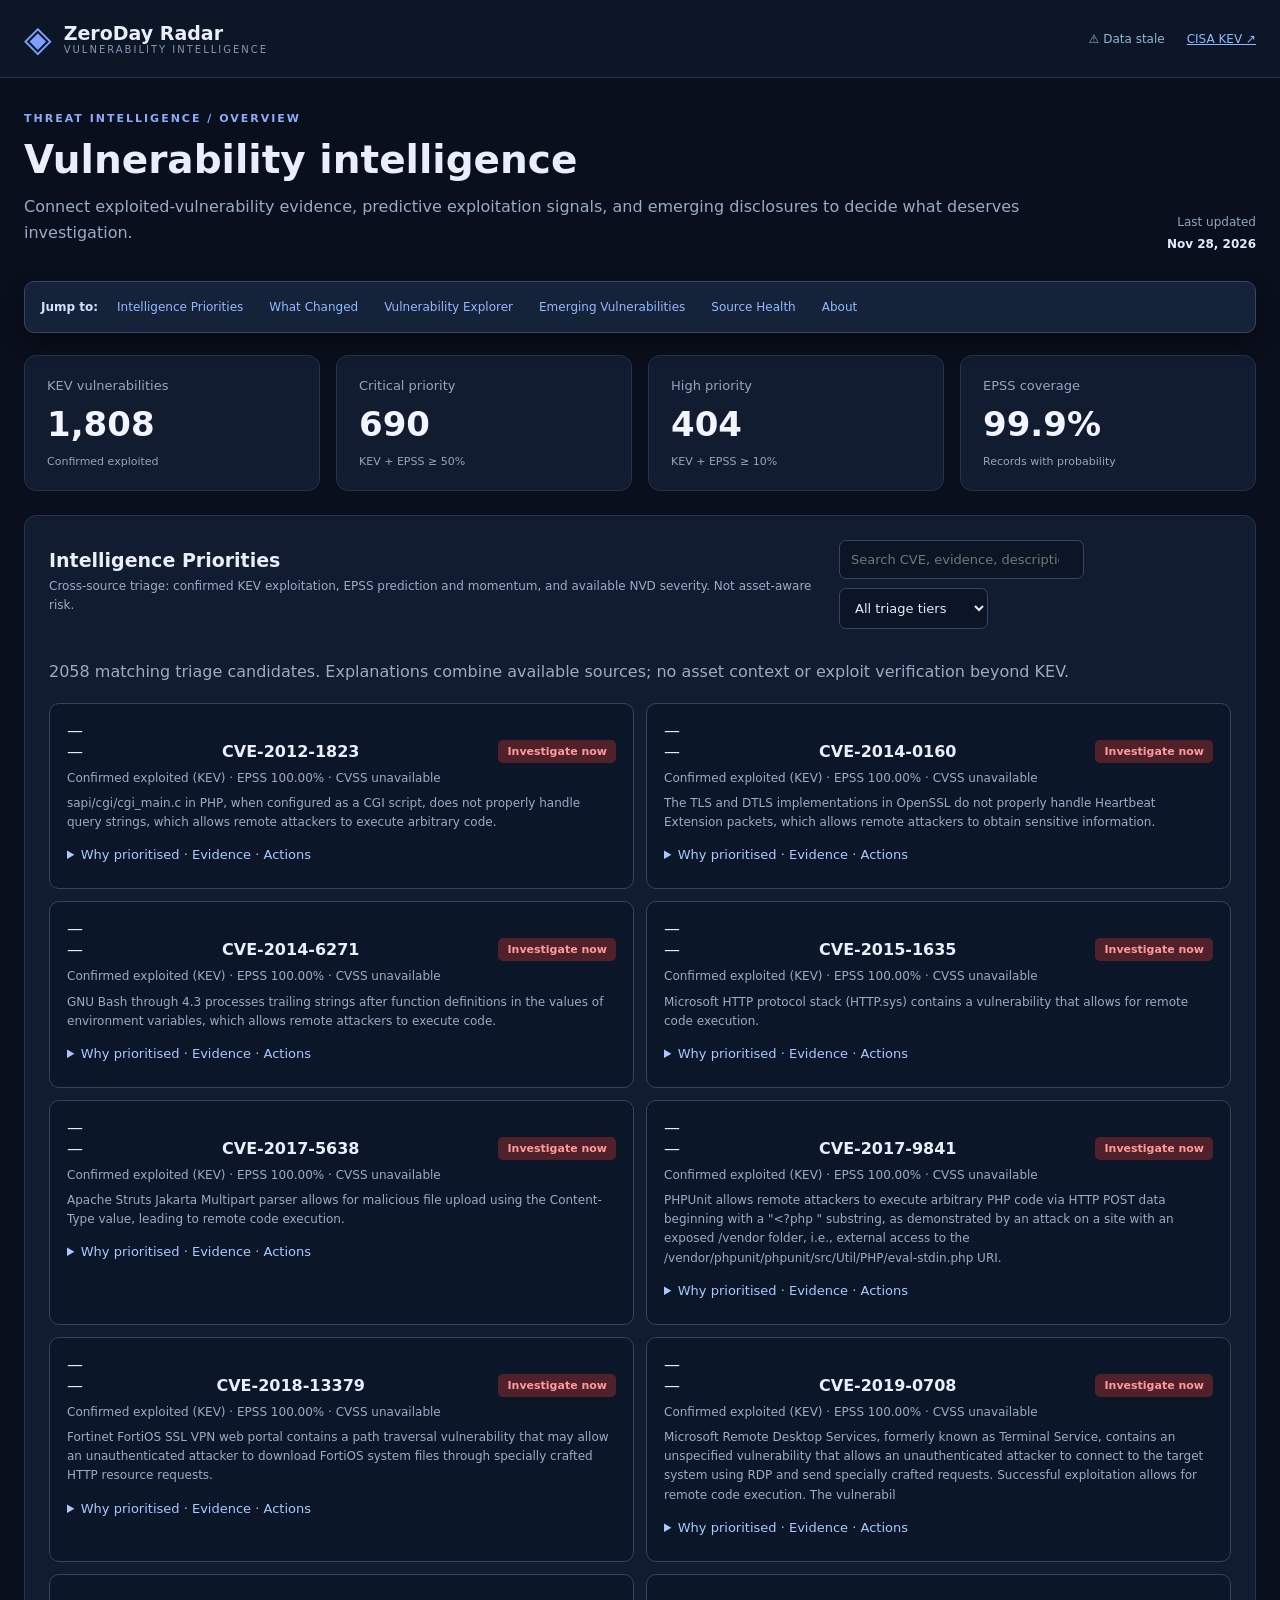
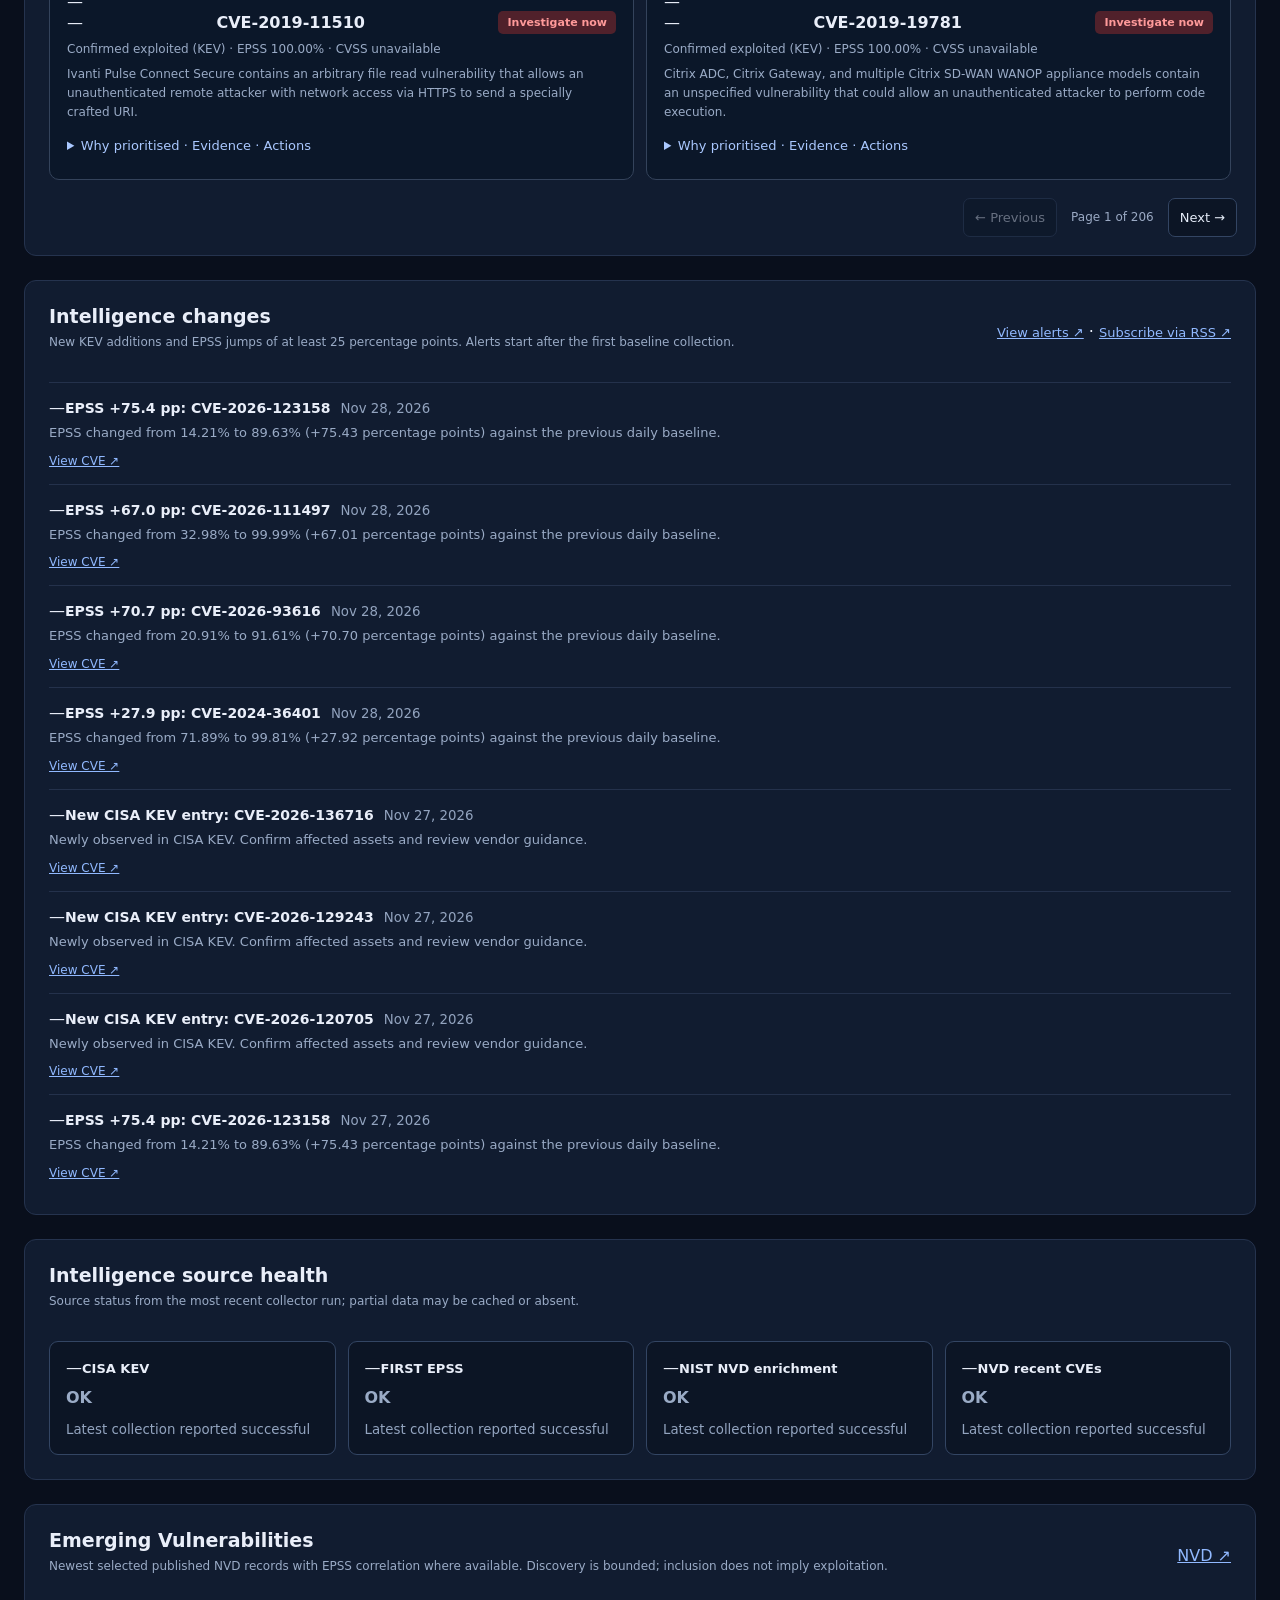
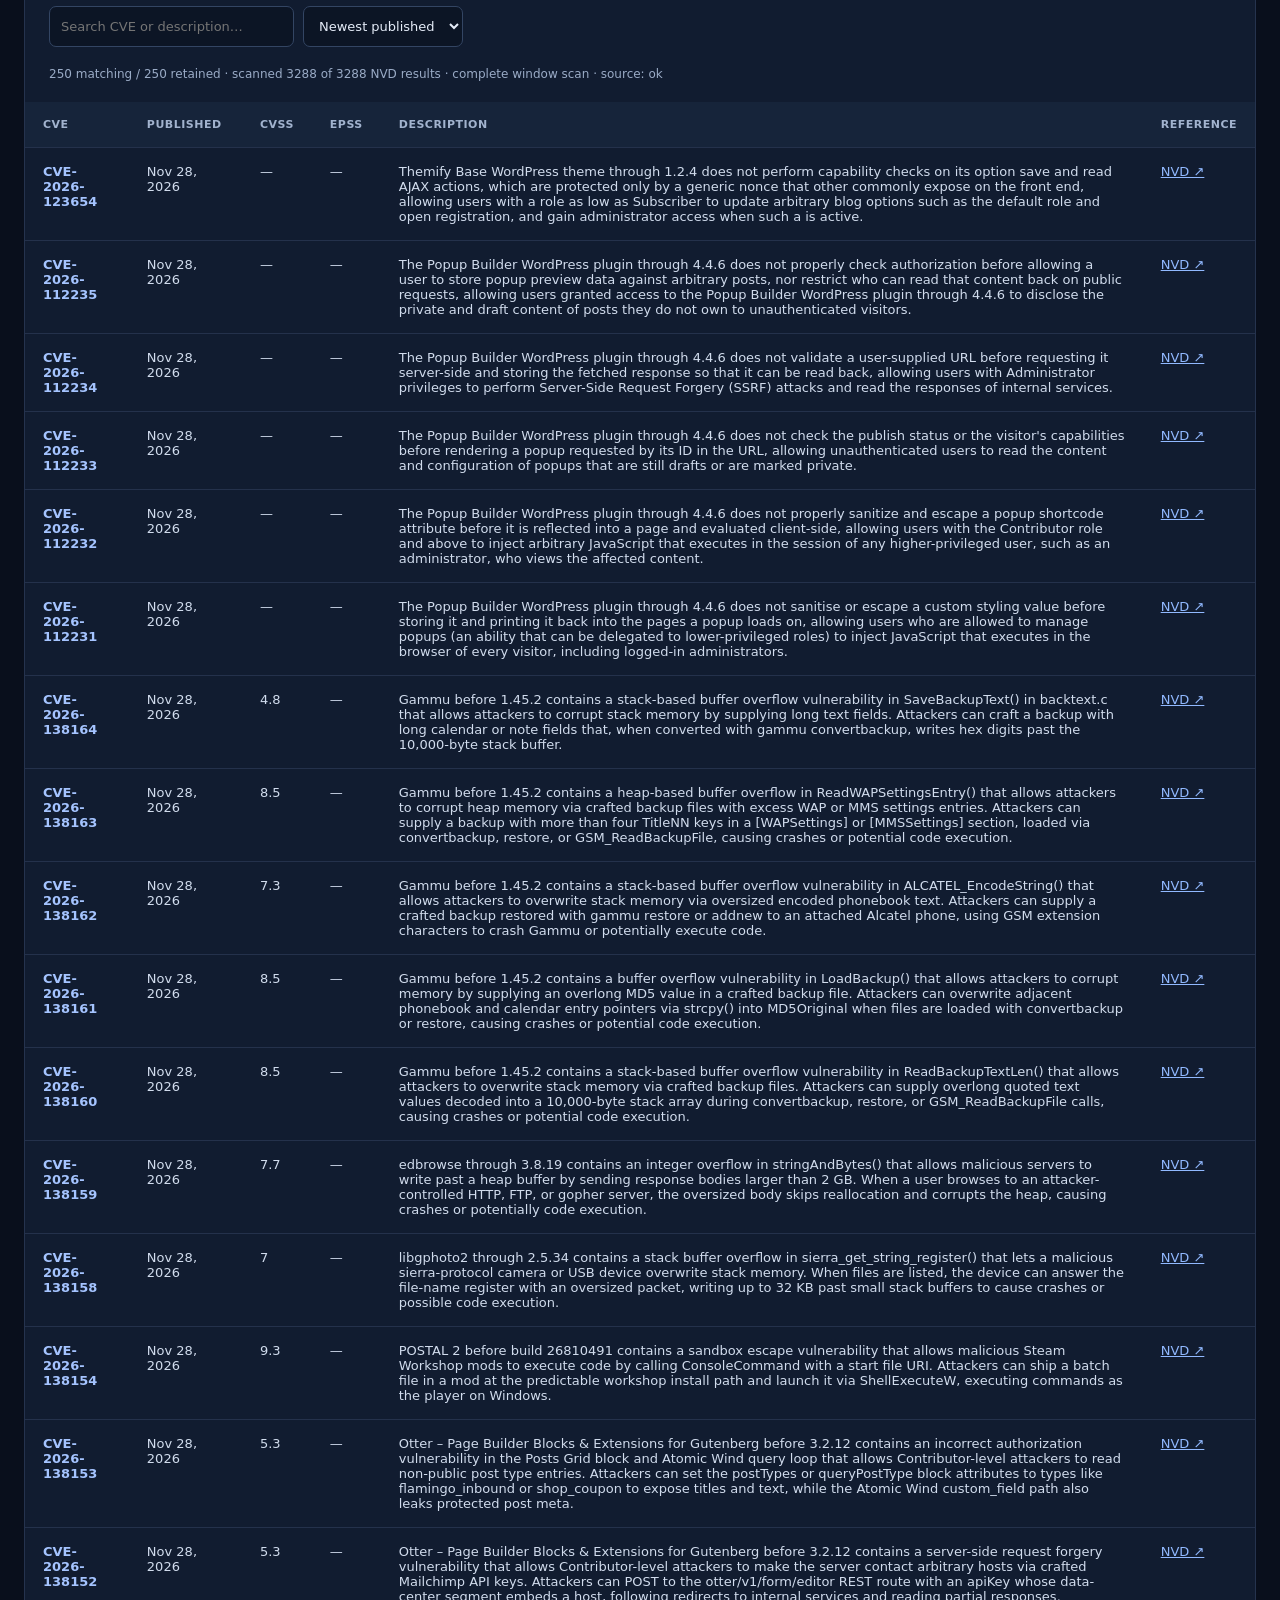
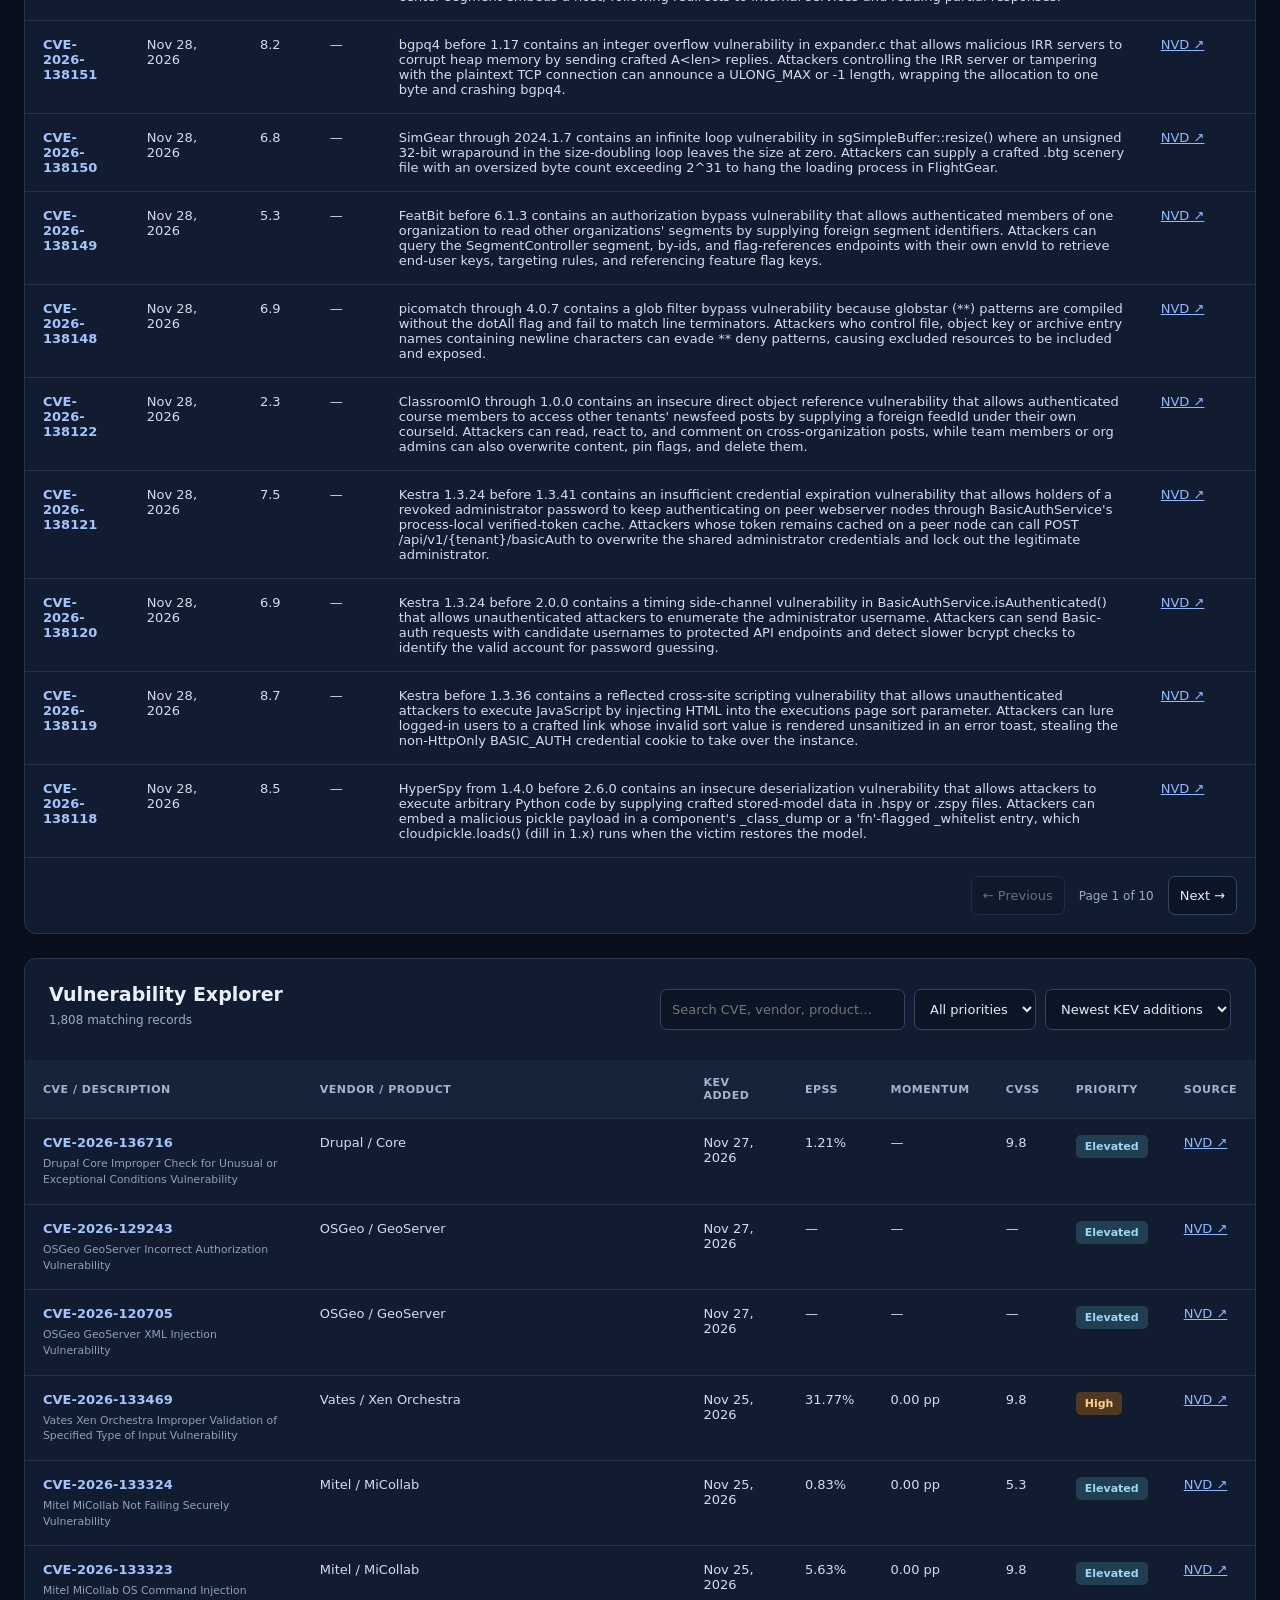
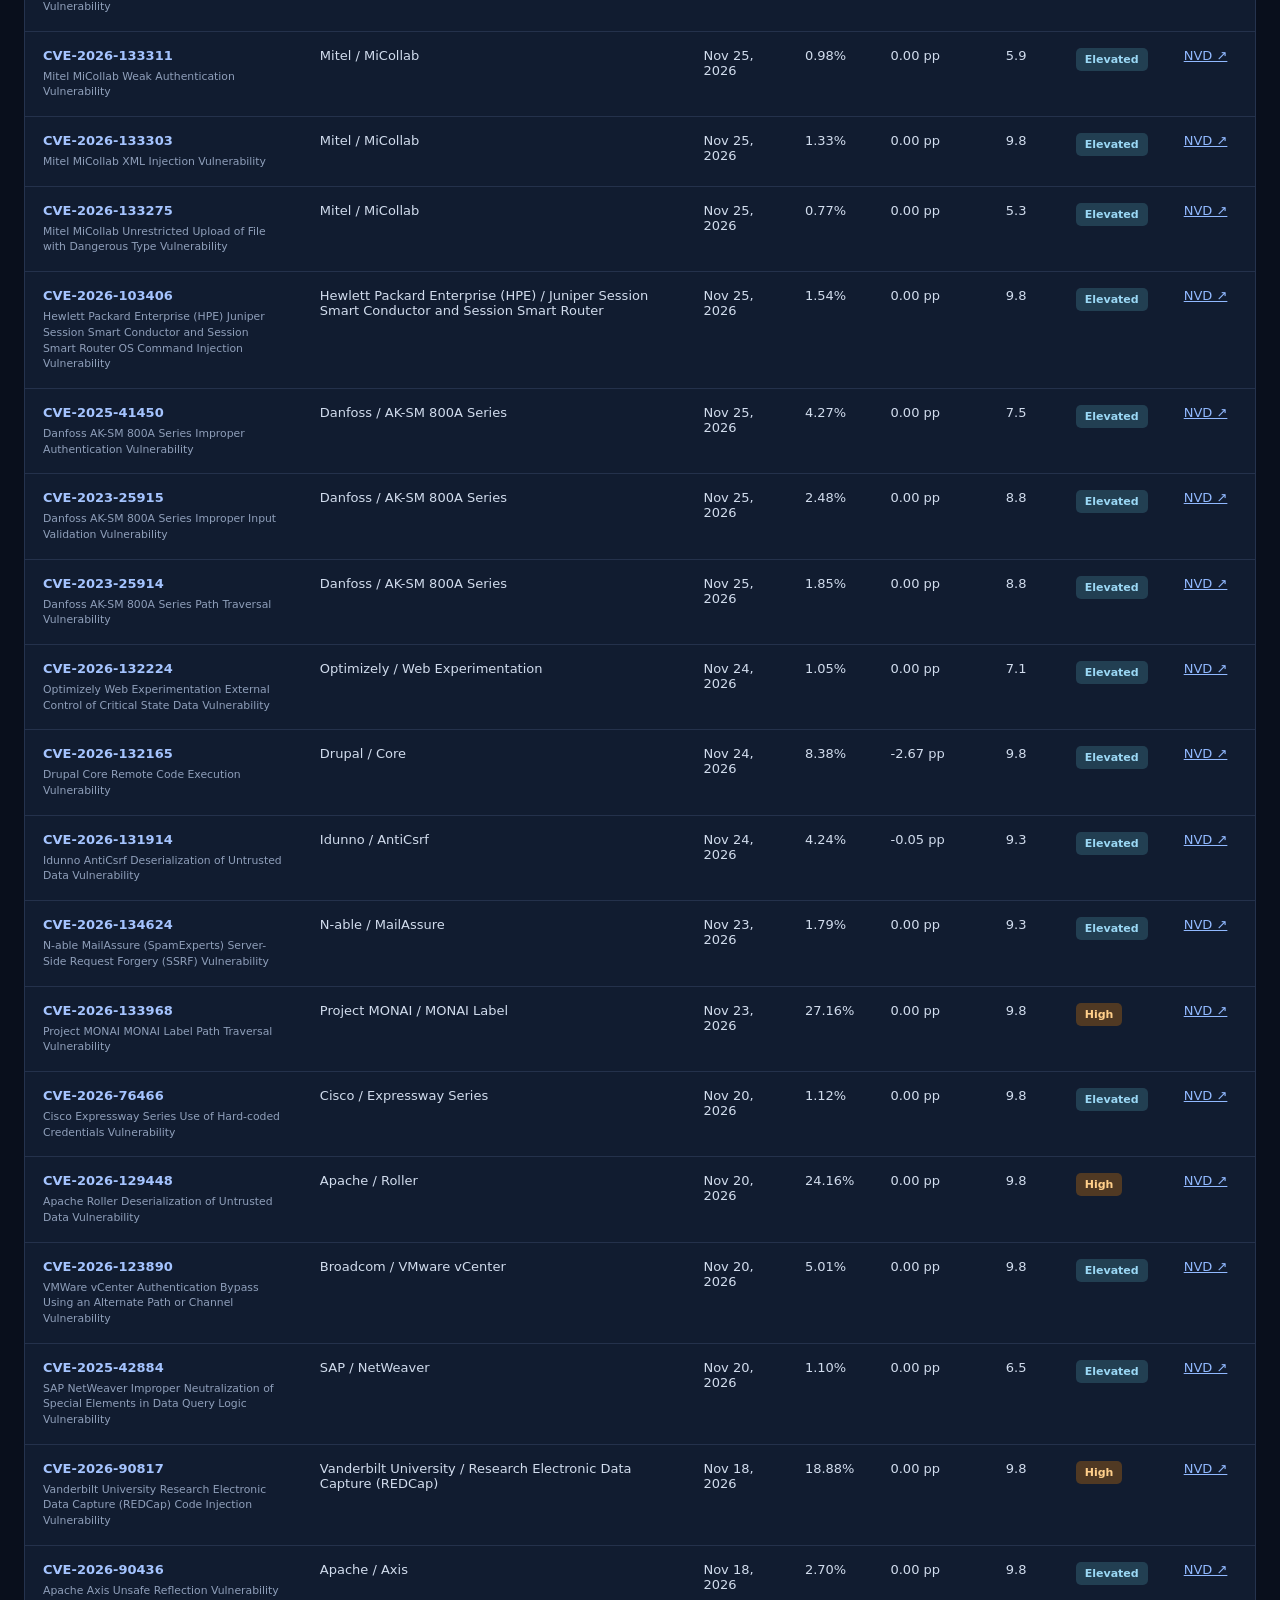
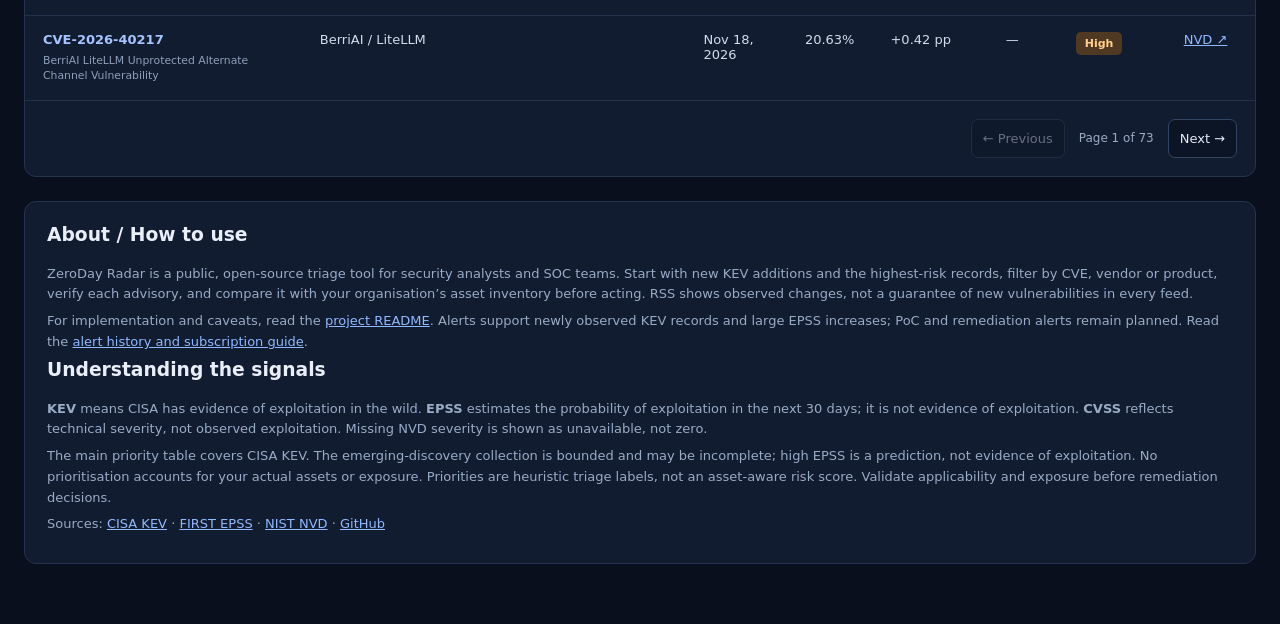
<file: index.html>
<!doctype html><html lang="en"><head><meta charset="utf-8"><meta name="viewport" content="width=device-width,initial-scale=1"><meta name="description" content="ZeroDay Radar: CISA KEV, EPSS and NVD vulnerability intelligence"><title>ZeroDay Radar | Vulnerability Intelligence</title><link rel="alternate" type="application/rss+xml" title="ZeroDay Radar Threat Alerts" href="feed.xml"><link rel="stylesheet" href="style.css"></head><body>
<header><div class="brand"><span class="brand-icon">◈</span><div><strong>ZeroDay Radar</strong><small>VULNERABILITY INTELLIGENCE</small></div></div><div class="top-right"><span id="health" class="status">Loading intelligence…</span><a href="https://www.cisa.gov/known-exploited-vulnerabilities-catalog" target="_blank" rel="noopener noreferrer">CISA KEV ↗</a></div></header>
<main><section class="intro"><div><div class="eyebrow">THREAT INTELLIGENCE / OVERVIEW</div><h1>Vulnerability intelligence</h1><p>Connect exploited-vulnerability evidence, predictive exploitation signals, and emerging disclosures to decide what deserves investigation.</p></div><div class="stamp">Last updated<br><strong id="updated">—</strong></div></section>
<nav class="jump-nav" aria-label="Dashboard sections"><strong>Jump to:</strong><a href="#priorities">Intelligence Priorities</a><a href="#changes">What Changed</a><a href="#explorer">Vulnerability Explorer</a><a href="#emerging">Emerging Vulnerabilities</a><a href="#sources">Source Health</a><a href="#about">About</a></nav><div id="error" role="alert" hidden></div>
<section class="metrics" aria-label="Intelligence metrics"><article><span>KEV vulnerabilities</span><strong id="count">—</strong><small>Confirmed exploited</small></article><article><span>Critical priority</span><strong id="critical">—</strong><small>KEV + EPSS ≥ 50%</small></article><article><span>High priority</span><strong id="high">—</strong><small>KEV + EPSS ≥ 10%</small></article><article><span>EPSS coverage</span><strong id="coverage">—</strong><small>Records with probability</small></article></section>
<section class="panel priority-panel" id="priorities"><div class="panel-header"><div><h2>Intelligence Priorities</h2><p>Cross-source triage: confirmed KEV exploitation, EPSS prediction and momentum, and available NVD severity. Not asset-aware risk.</p></div><div class="filters"><label for="priority-search" class="sr-only">Search priorities</label><input id="priority-search" type="search" placeholder="Search CVE, evidence, description…"><label for="priority-tier" class="sr-only">Triage tier</label><select id="priority-tier"><option value="">All triage tiers</option><option>Investigate now</option><option>Prioritise review</option><option>Monitor closely</option></select></div></div><p id="priorities-status" class="pad-note">Loading correlated intelligence…</p><div id="priority-cards" class="priority-cards"></div><div class="pagination"><button id="priorities-prev" disabled>← Previous</button><span id="priorities-page">—</span><button id="priorities-next" disabled>Next →</button></div></section>
<section class="panel alert-panel" id="changes"><div class="panel-header"><div><h2>Intelligence changes</h2><p>New KEV additions and EPSS jumps of at least 25 percentage points. Alerts start after the first baseline collection.</p></div><div><a href="alerts.html" class="rss-link">View alerts ↗</a> · <a href="feed.xml" class="rss-link">Subscribe via RSS ↗</a></div></div><div id="alerts" class="alert-list" aria-live="polite">Loading alerts…</div></section>
<section class="panel update-panel" id="sources"><div class="panel-header"><div><h2>Intelligence source health</h2><p>Source status from the most recent collector run; partial data may be cached or absent.</p></div></div><div id="source-health" class="source-grid" aria-live="polite">Loading source information…</div></section>
<section class="panel update-panel" id="emerging"><div class="panel-header"><div><h2>Emerging Vulnerabilities</h2><p>Newest selected published NVD records with EPSS correlation where available. Discovery is bounded; inclusion does not imply exploitation.</p></div><a href="https://nvd.nist.gov/" target="_blank" rel="noopener noreferrer">NVD ↗</a></div><div class="filters emerging-filters"><label for="emerging-search" class="sr-only">Search emerging CVEs</label><input id="emerging-search" type="search" placeholder="Search CVE or description…"><label for="emerging-sort" class="sr-only">Sort emerging vulnerabilities</label><select id="emerging-sort"><option value="newest">Newest published</option><option value="epss">Highest EPSS</option><option value="cvss">Highest CVSS</option></select></div><p id="emerging-status" class="pad-note">Loading…</p><div class="table-wrap"><table><thead><tr><th>CVE</th><th>Published</th><th>CVSS</th><th>EPSS</th><th>Description</th><th>Reference</th></tr></thead><tbody id="emerging-rows"><tr><td colspan="6">Loading…</td></tr></tbody></table></div><div class="pagination"><button id="emerging-prev" disabled>← Previous</button><span id="emerging-page">—</span><button id="emerging-next" disabled>Next →</button></div></section>
<section class="panel" id="explorer"><div class="panel-header"><div><h2>Vulnerability Explorer</h2><p id="results">Waiting for intelligence data</p></div><div class="filters"><label class="sr-only" for="search">Search vulnerabilities</label><input id="search" type="search" placeholder="Search CVE, vendor, product…"><label class="sr-only" for="priority">Priority filter</label><select id="priority"><option value="">All priorities</option><option>Critical</option><option>High</option><option>Elevated</option></select><label class="sr-only" for="sort">Sort results</label><select id="sort"><option value="recent">Newest KEV additions</option><option value="epss">Highest EPSS</option><option value="cvss">Highest CVSS</option></select></div></div>
<div class="table-wrap"><table><thead><tr><th>CVE / Description</th><th>Vendor / Product</th><th>KEV added</th><th>EPSS</th><th>Momentum</th><th>CVSS</th><th>Priority</th><th>Source</th></tr></thead><tbody id="rows"><tr><td colspan="8">Loading…</td></tr></tbody></table></div><div class="pagination"><button id="prev" disabled>← Previous</button><span id="page">—</span><button id="next" disabled>Next →</button></div></section>
<section class="footnote" id="about"><h3>About / How to use</h3><p>ZeroDay Radar is a public, open-source triage tool for security analysts and SOC teams. Start with new KEV additions and the highest-risk records, filter by CVE, vendor or product, verify each advisory, and compare it with your organisation’s asset inventory before acting. RSS shows observed changes, not a guarantee of new vulnerabilities in every feed.</p><p>For implementation and caveats, read the <a href="https://github.com/potentialsailboat/zeroday-radar#readme">project README</a>. Alerts support newly observed KEV records and large EPSS increases; PoC and remediation alerts remain planned. Read the <a href="alerts.html">alert history and subscription guide</a>.</p><h3>Understanding the signals</h3><p><b>KEV</b> means CISA has evidence of exploitation in the wild. <b>EPSS</b> estimates the probability of exploitation in the next 30 days; it is not evidence of exploitation. <b>CVSS</b> reflects technical severity, not observed exploitation. Missing NVD severity is shown as unavailable, not zero.</p><p>The main priority table covers CISA KEV. The emerging-discovery collection is bounded and may be incomplete; high EPSS is a prediction, not evidence of exploitation. No prioritisation accounts for your actual assets or exposure. Priorities are heuristic triage labels, not an asset-aware risk score. Validate applicability and exposure before remediation decisions.</p><p>Sources: <a href="https://www.cisa.gov/known-exploited-vulnerabilities-catalog">CISA KEV</a> · <a href="https://www.first.org/epss/">FIRST EPSS</a> · <a href="https://nvd.nist.gov/">NIST NVD</a> · <a href="https://github.com/">GitHub</a></p></section></main><script src="app.js" defer></script></body></html>
</file>
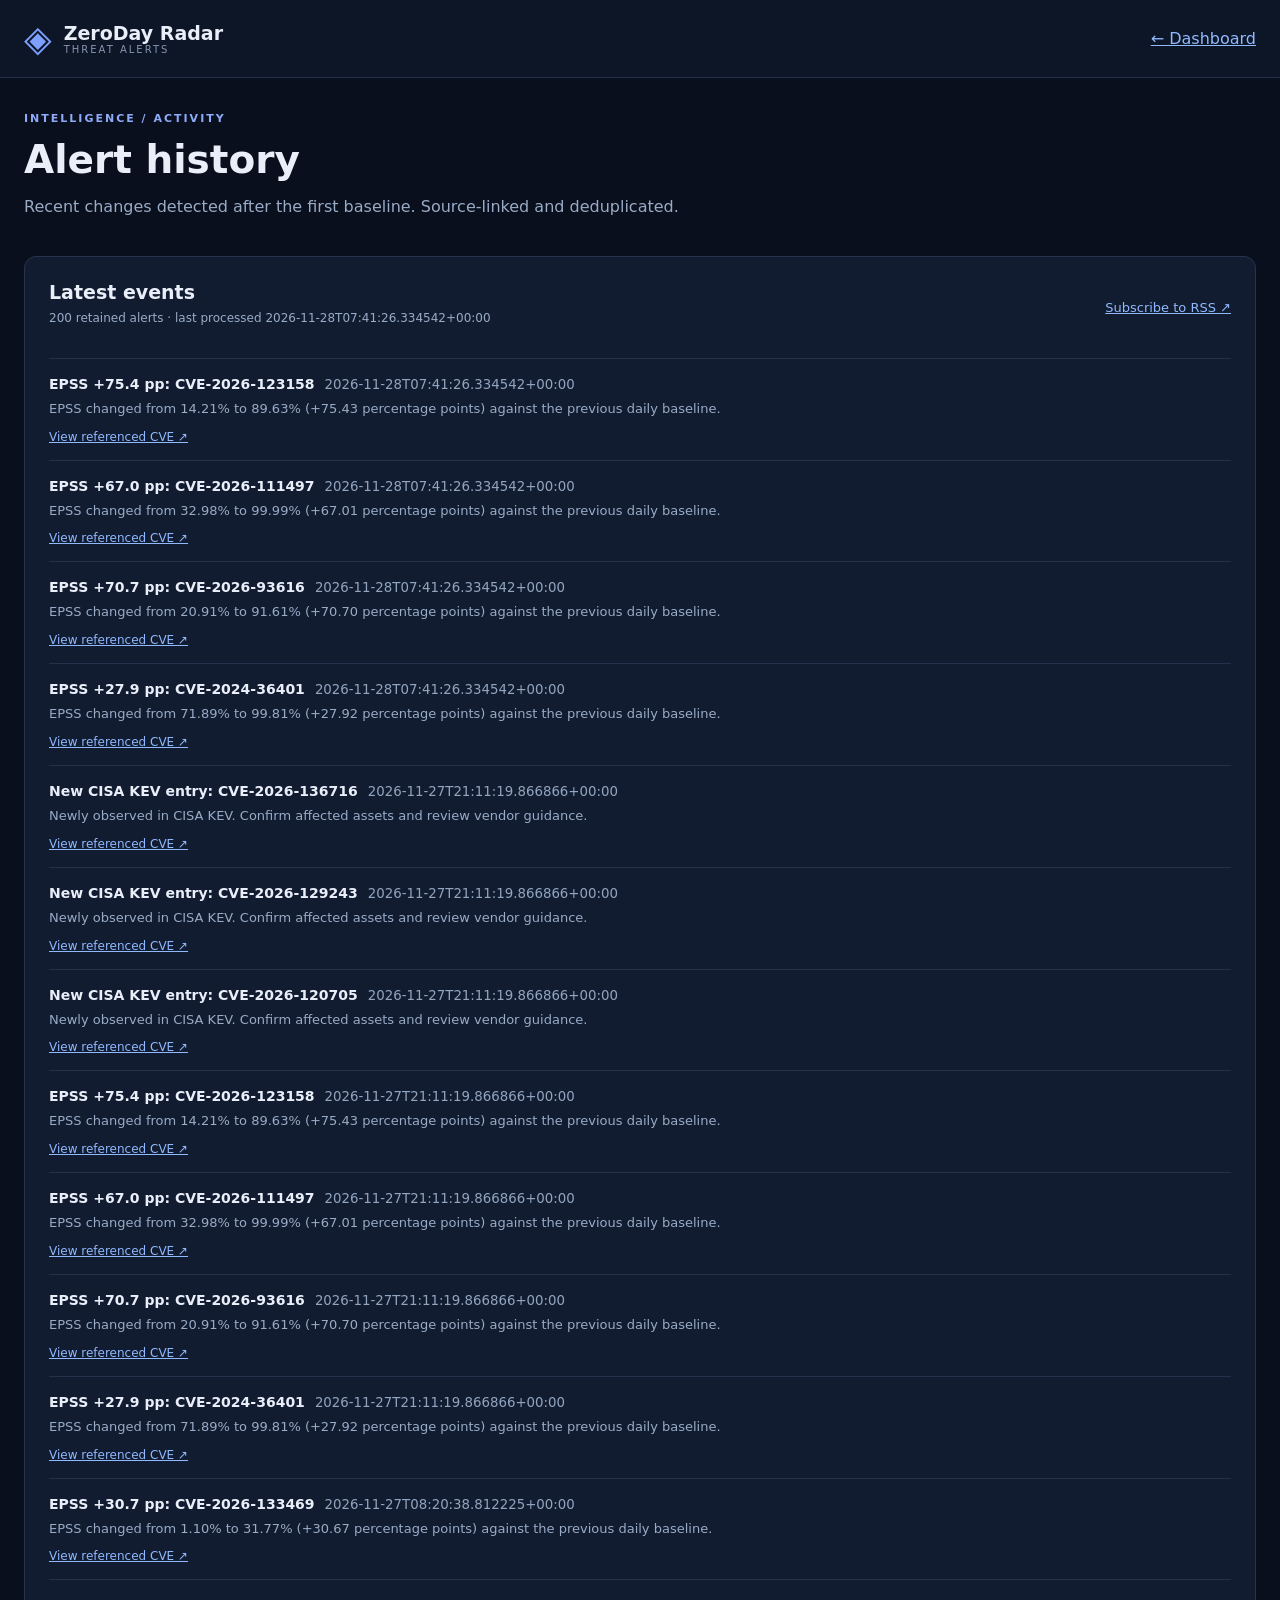
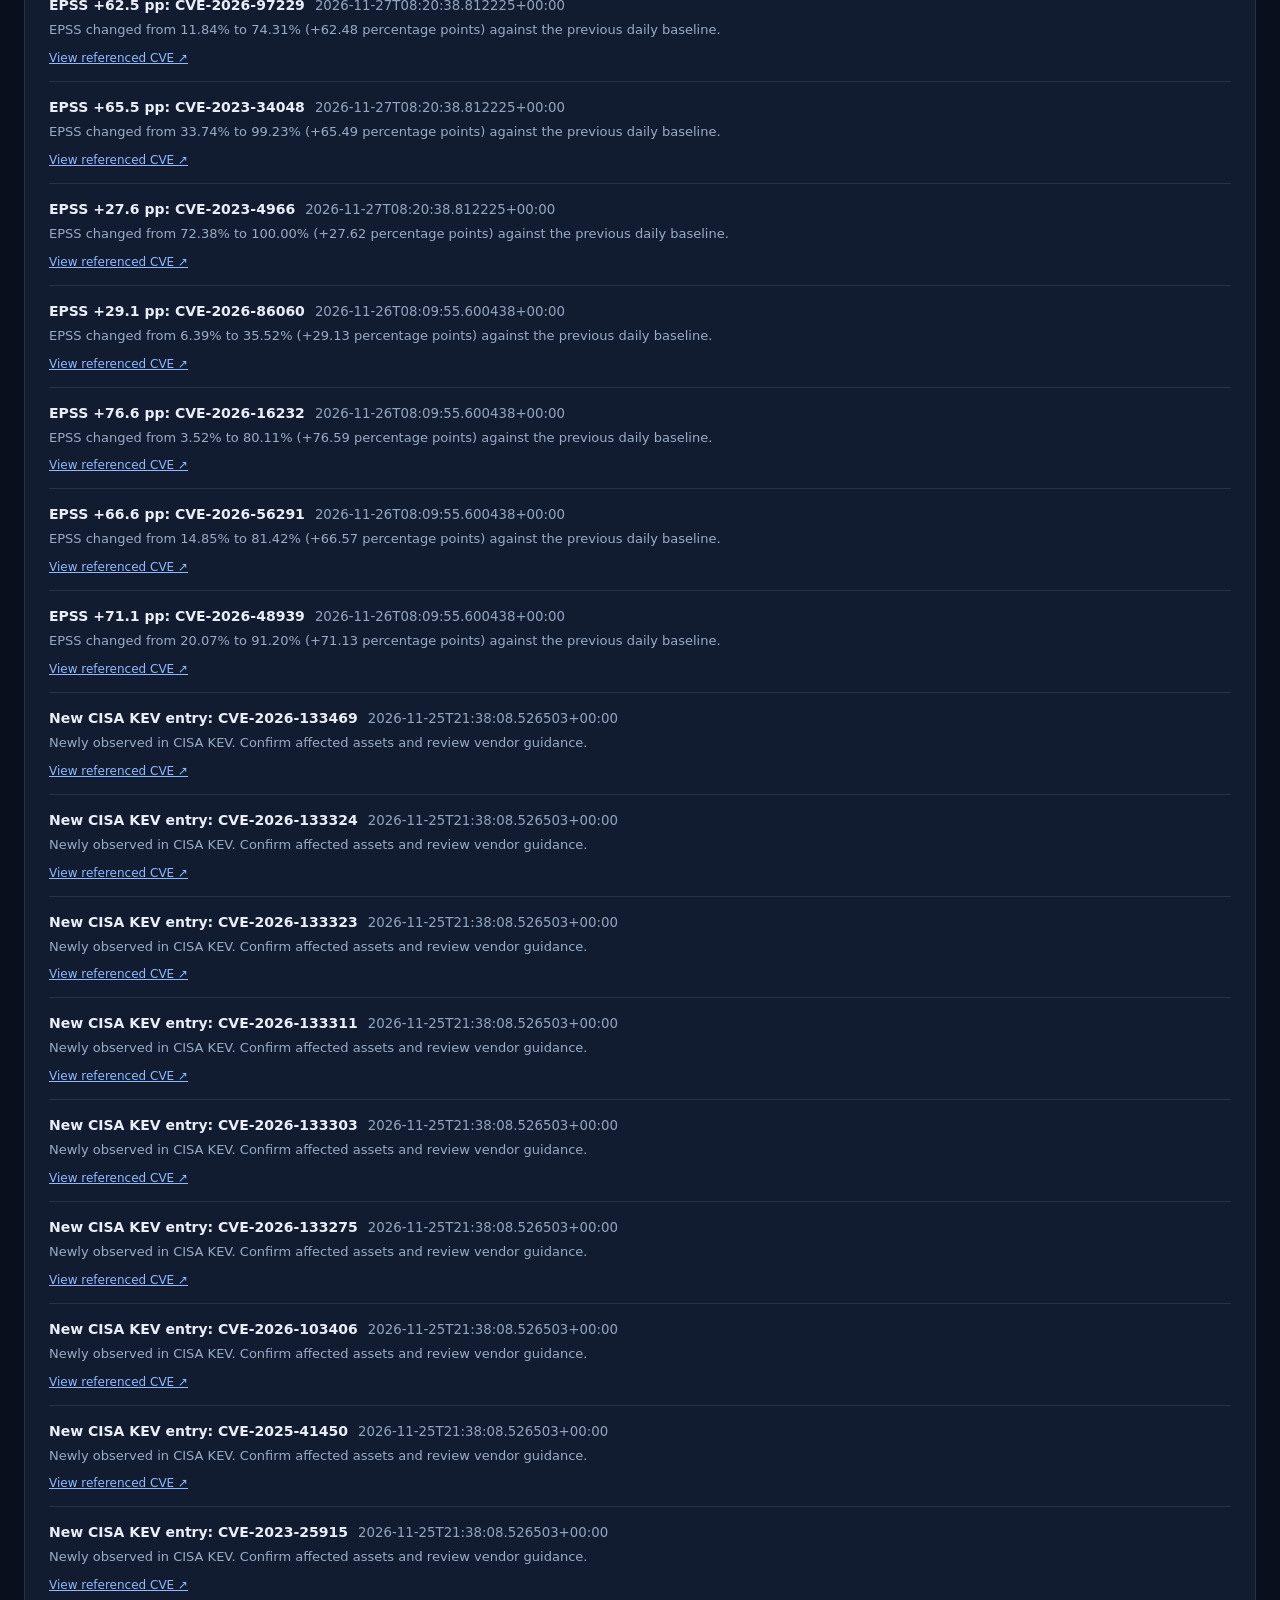
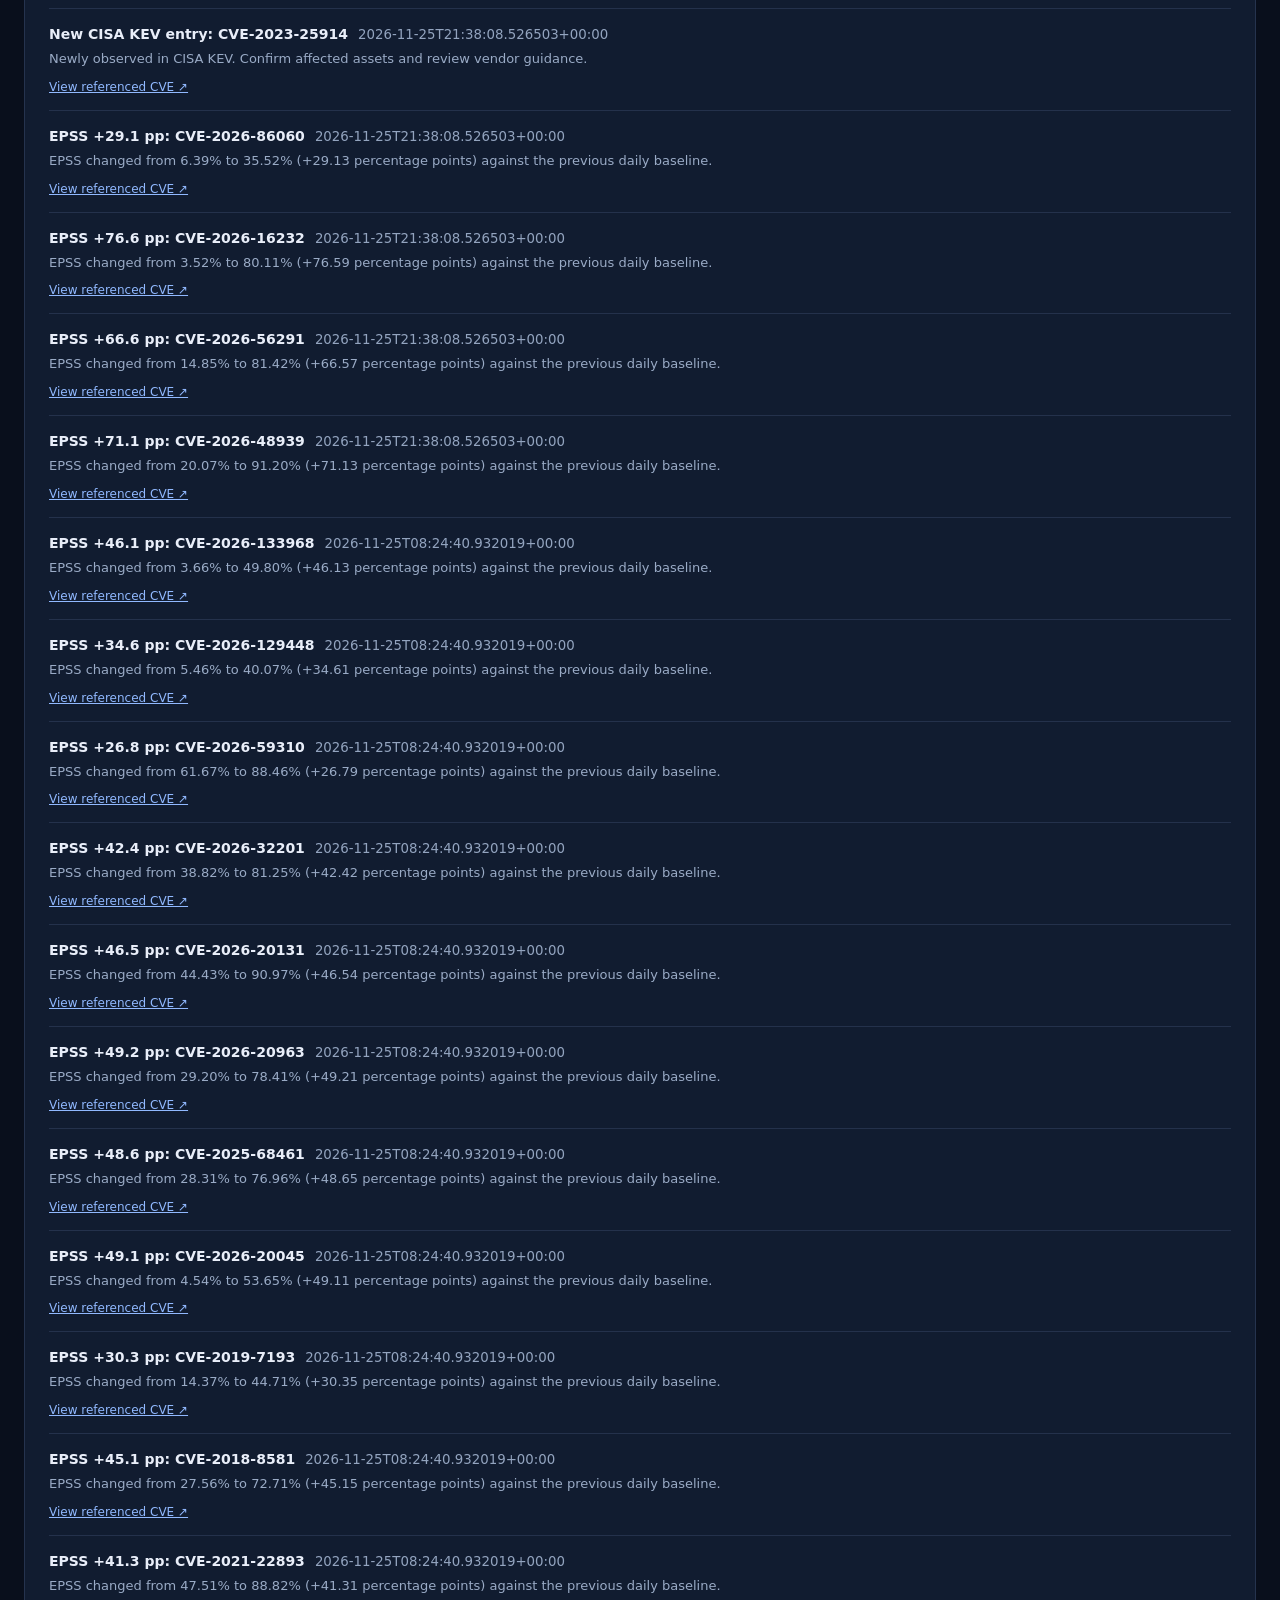
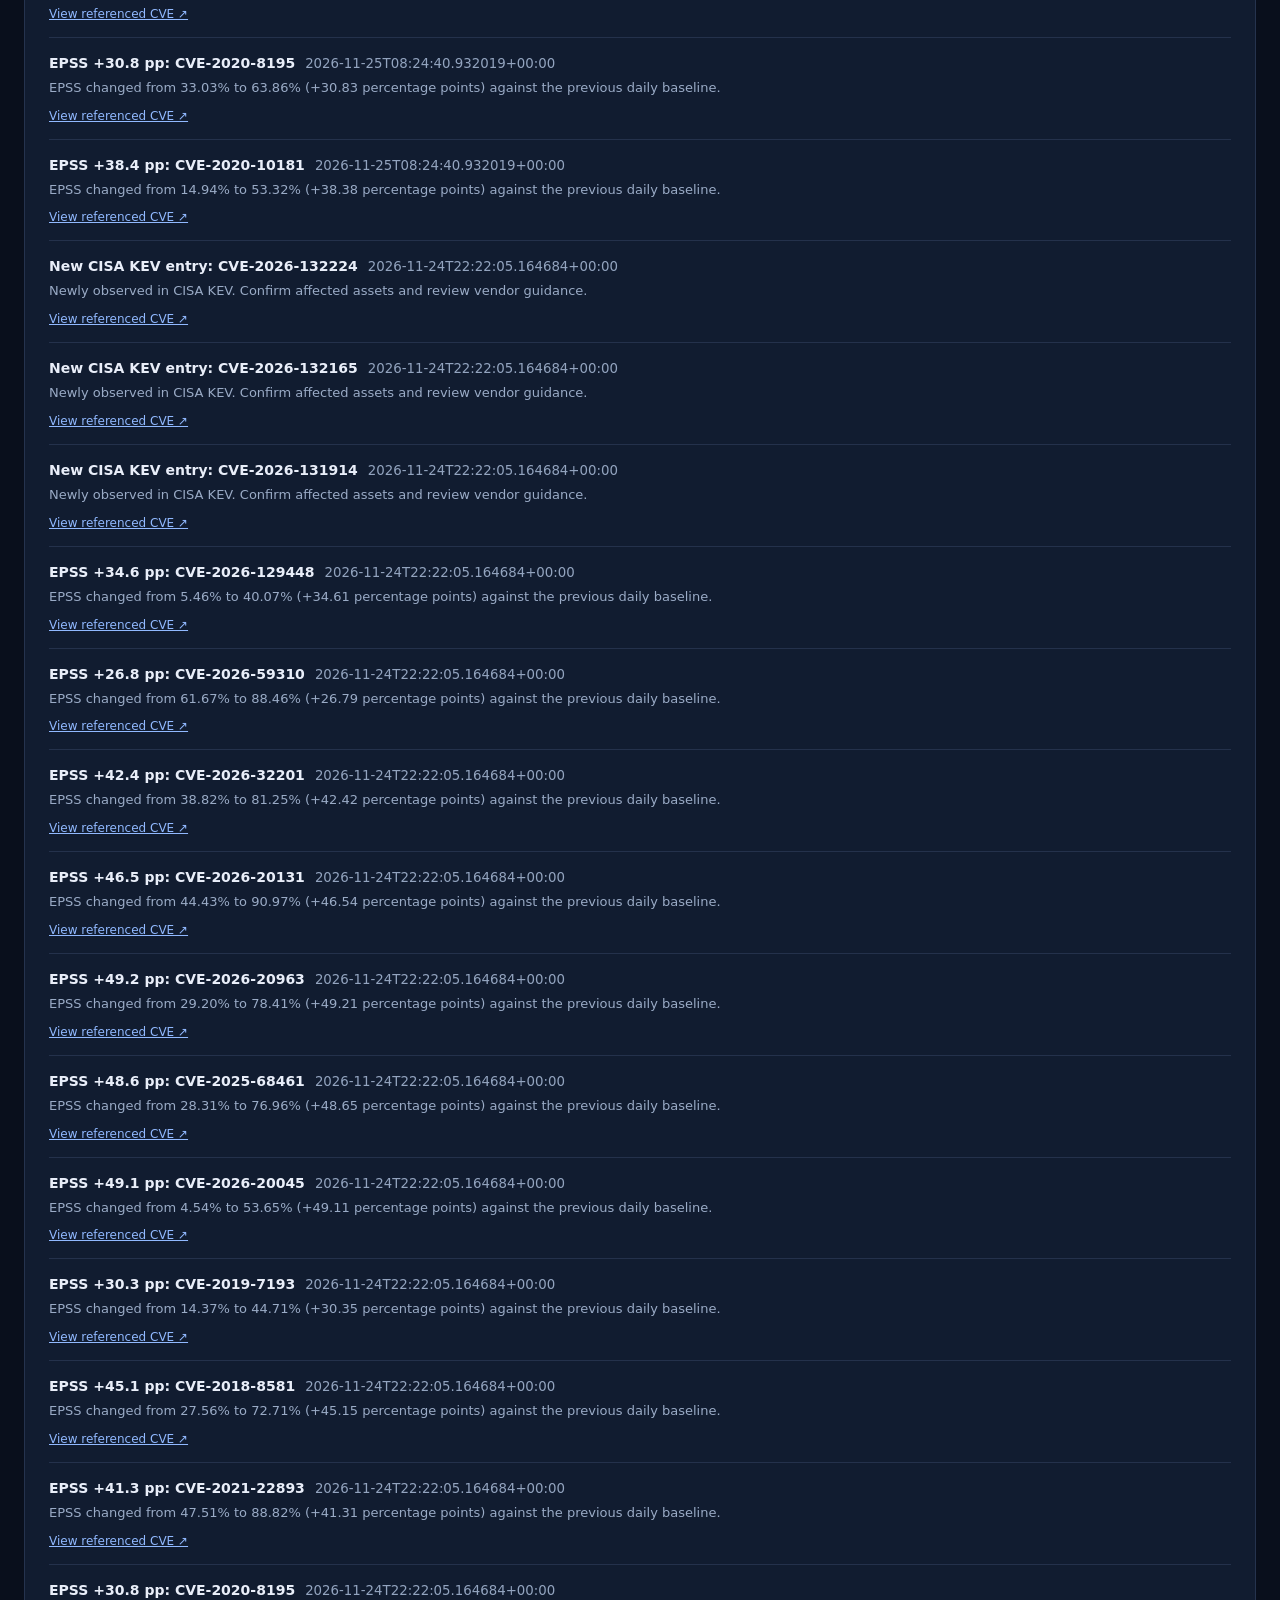
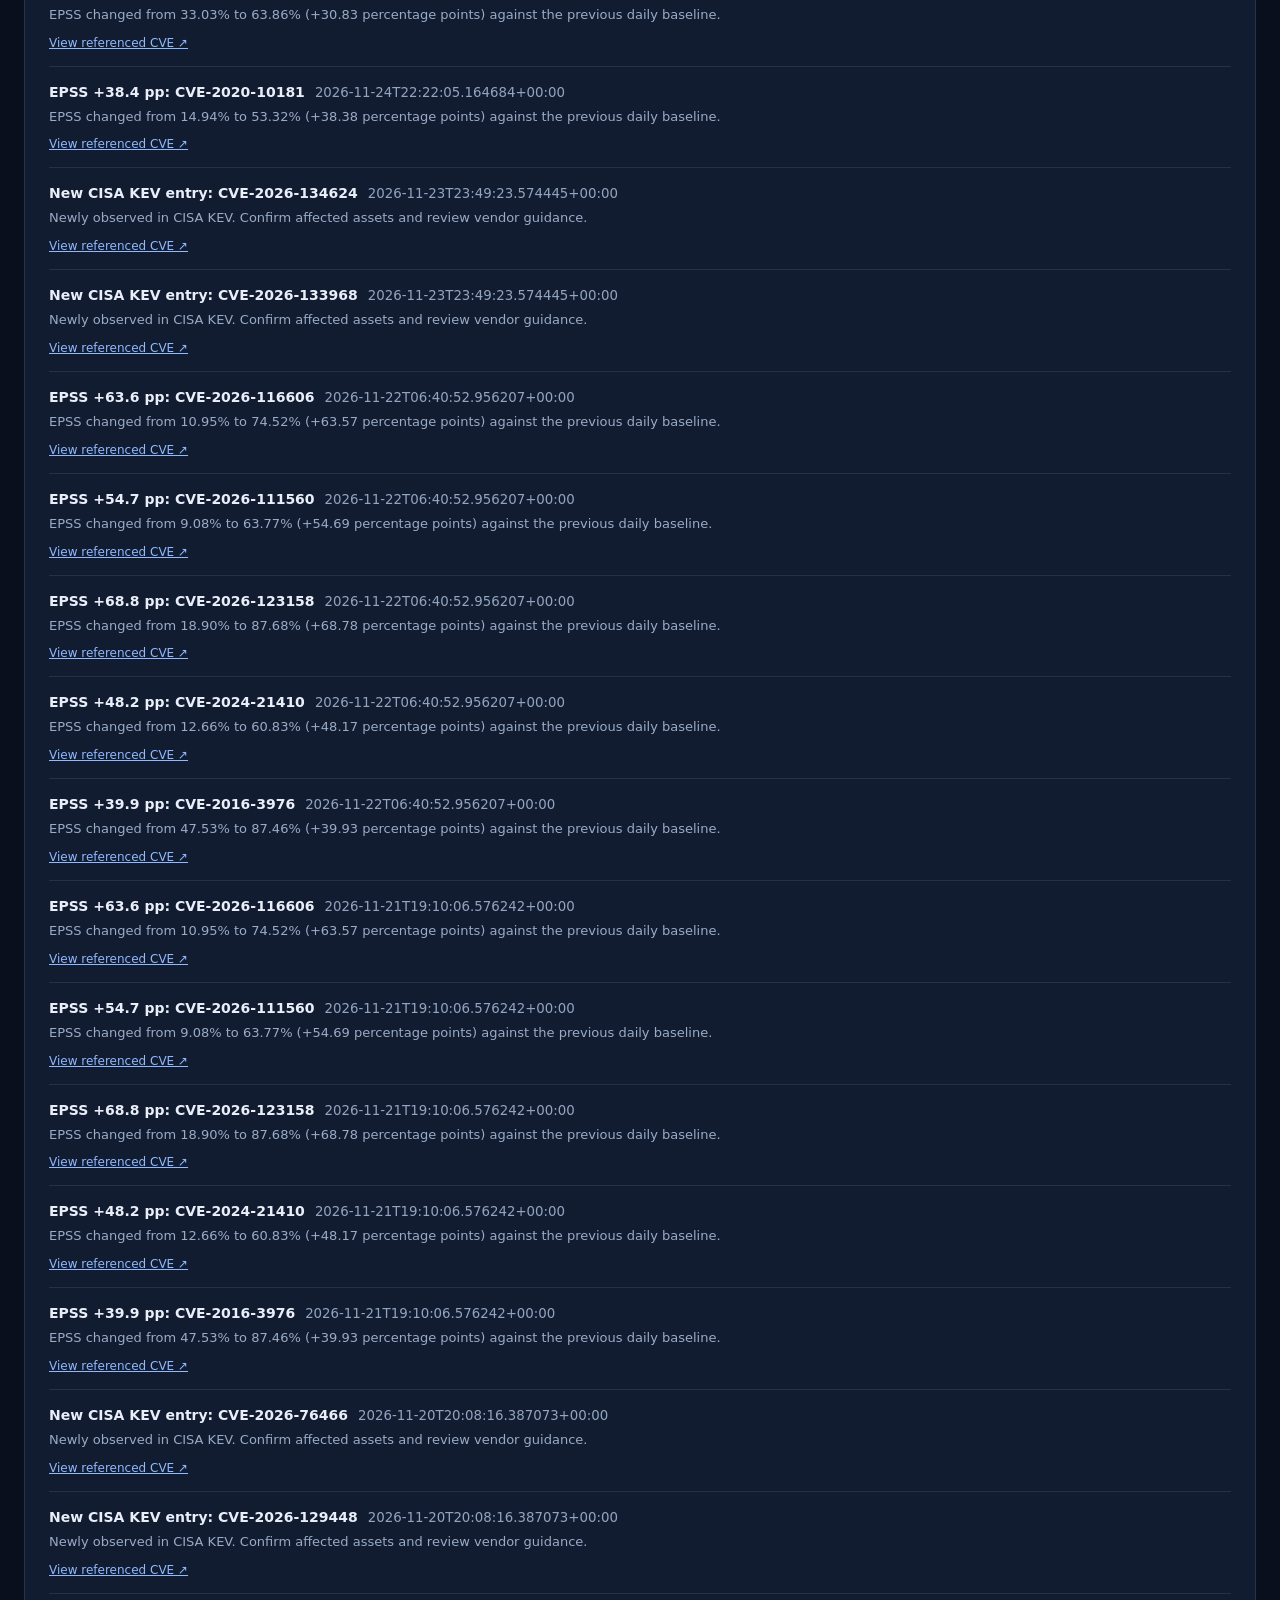
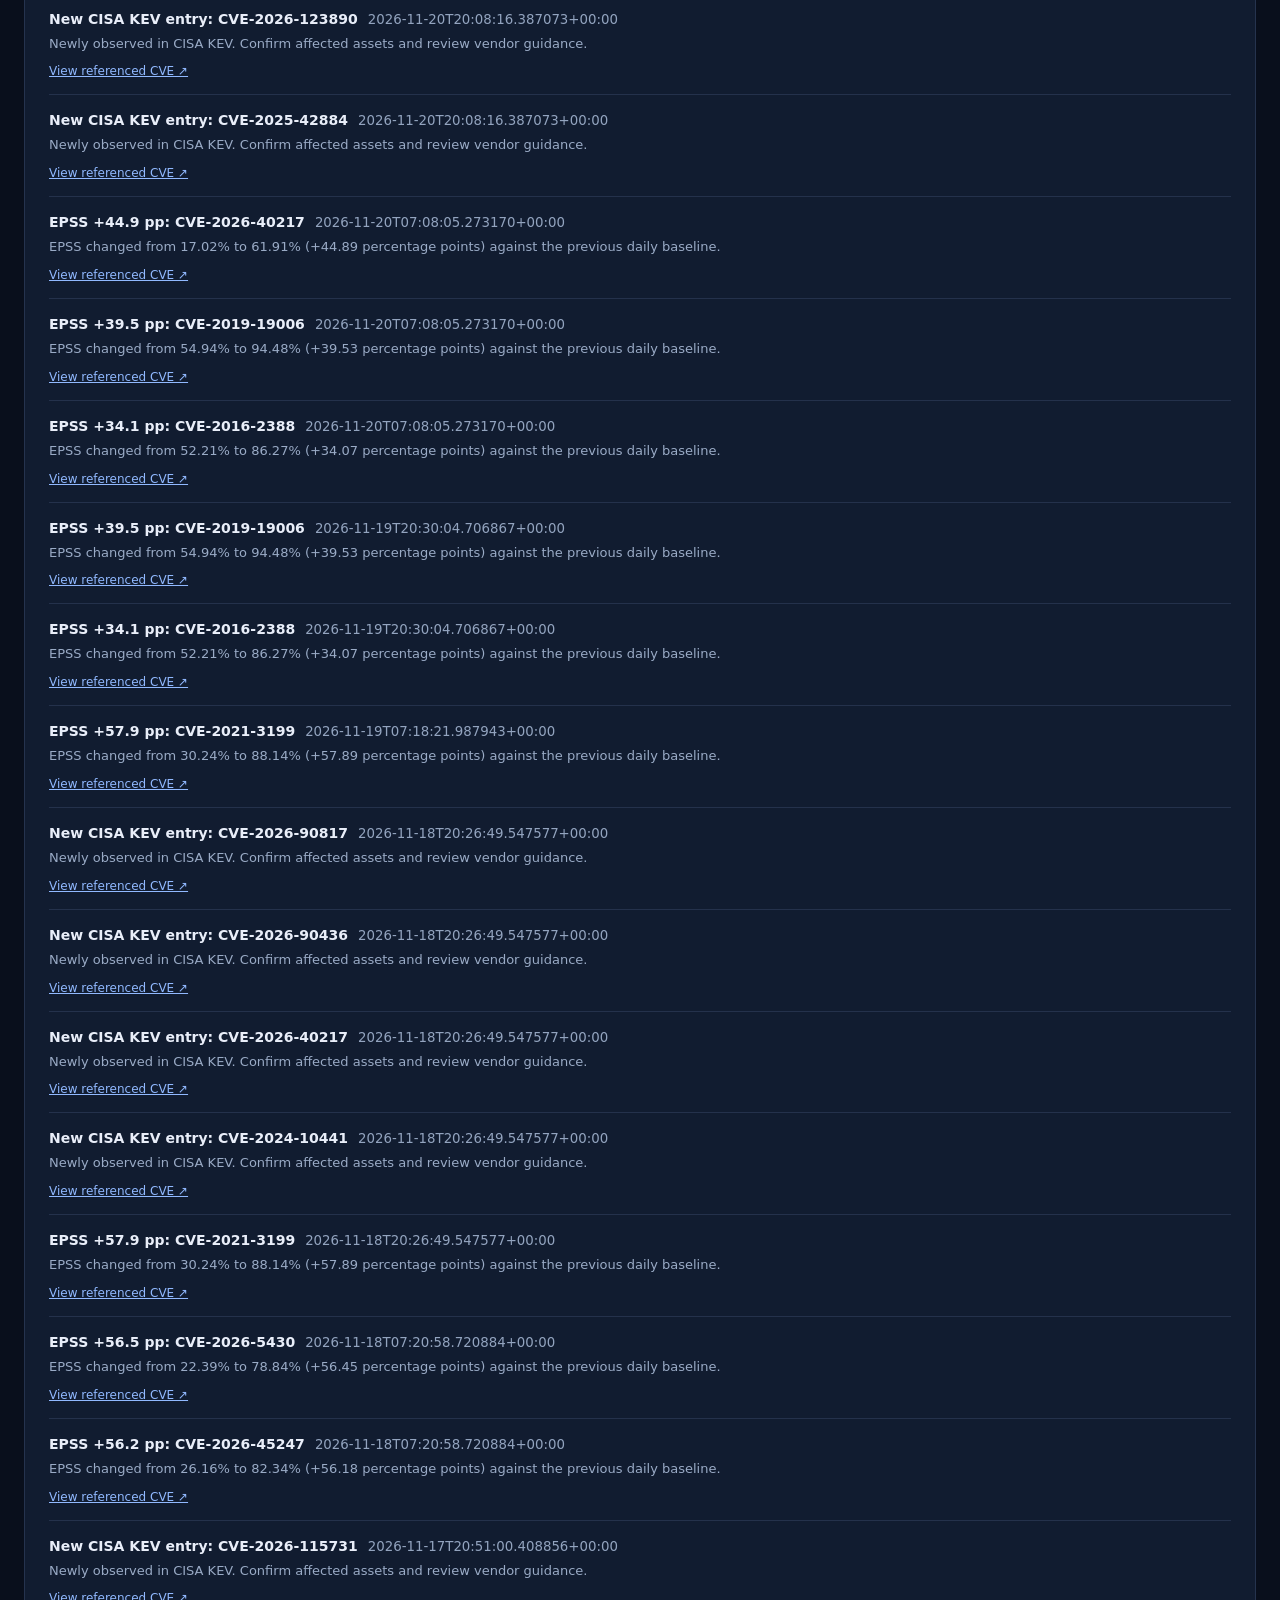
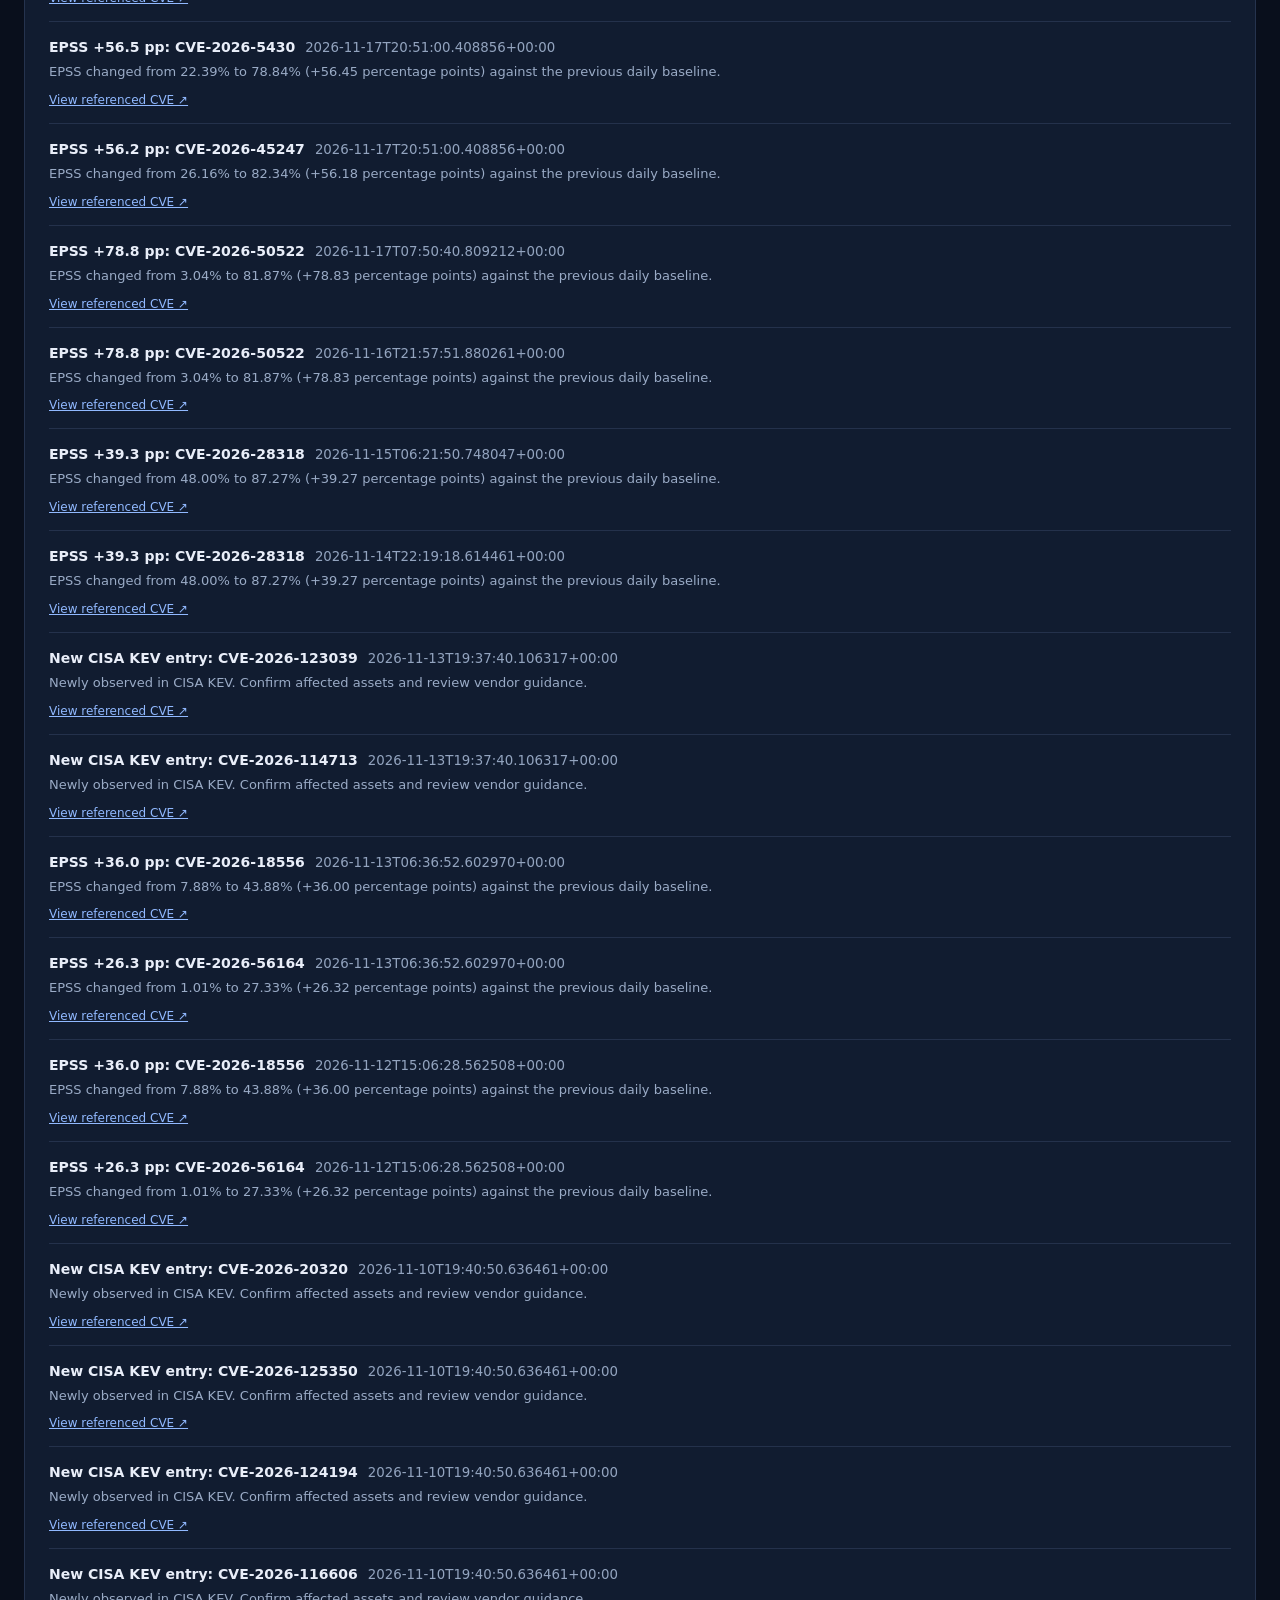
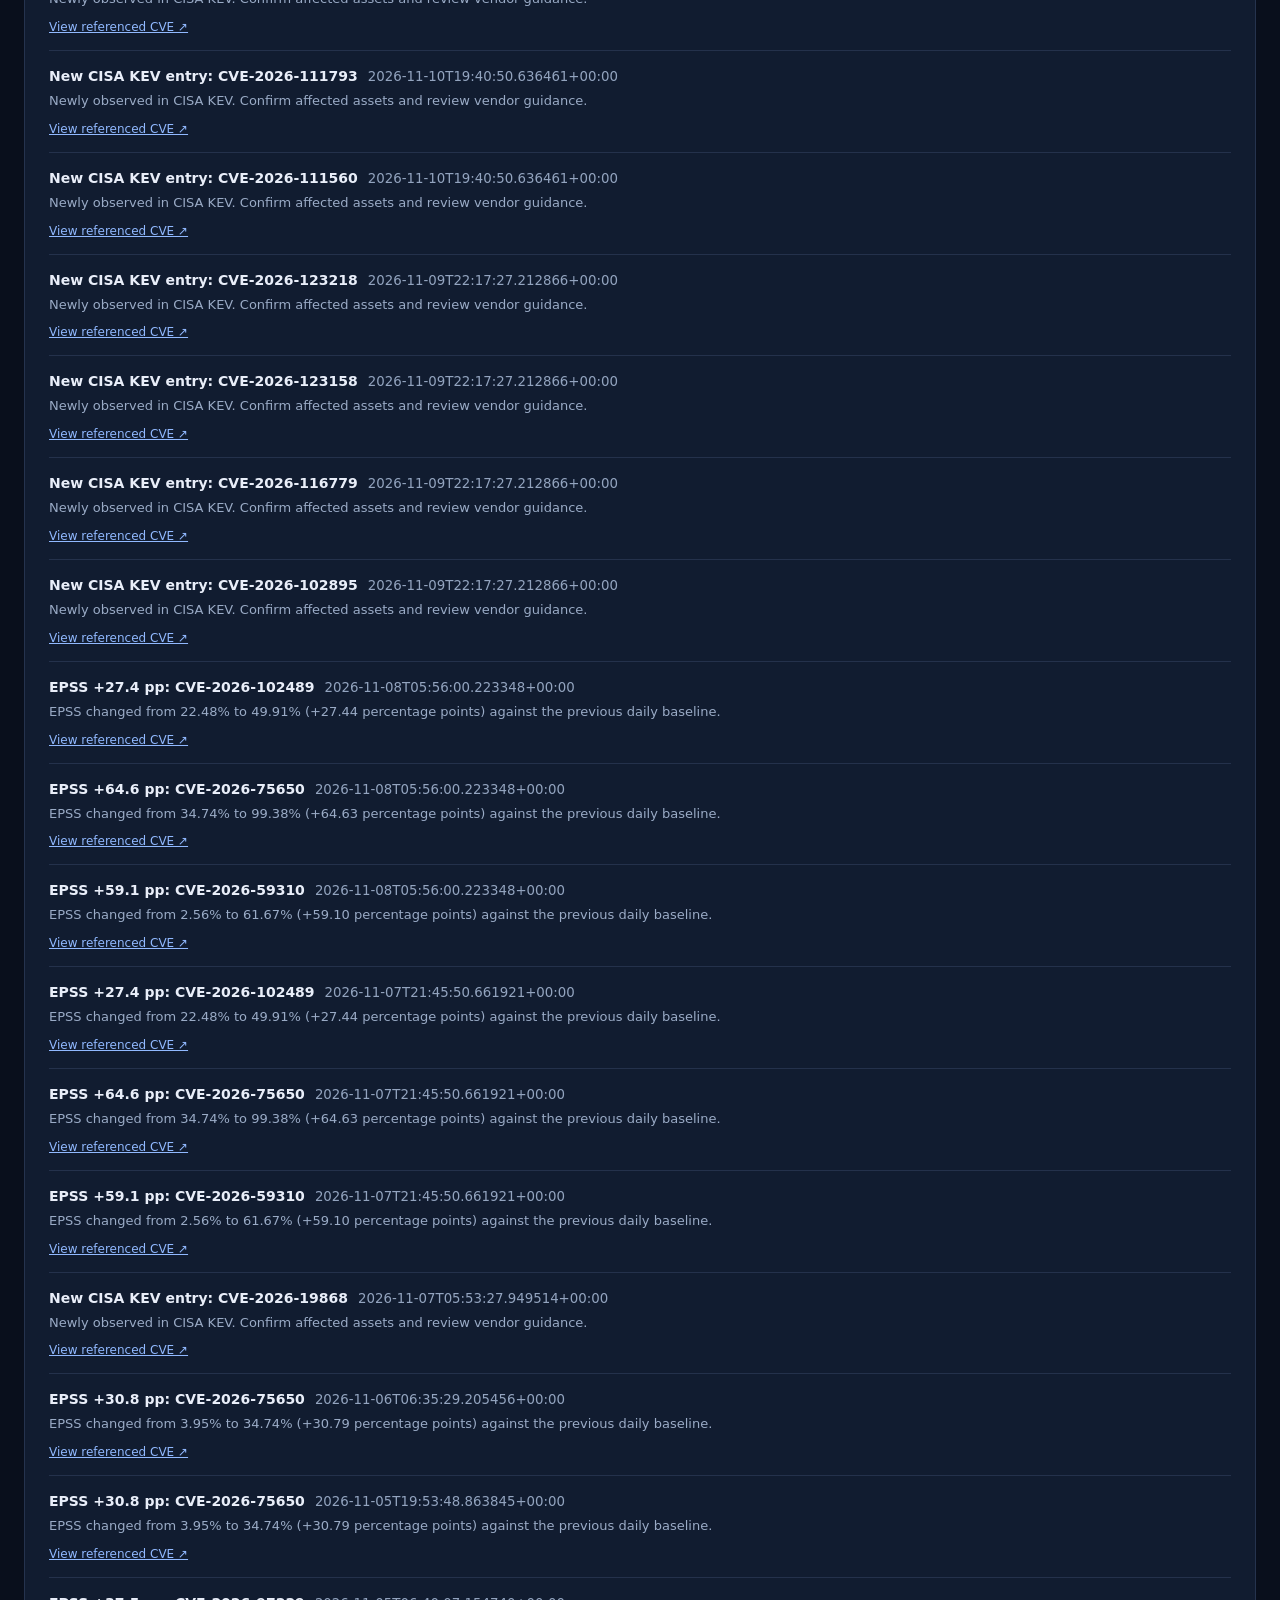
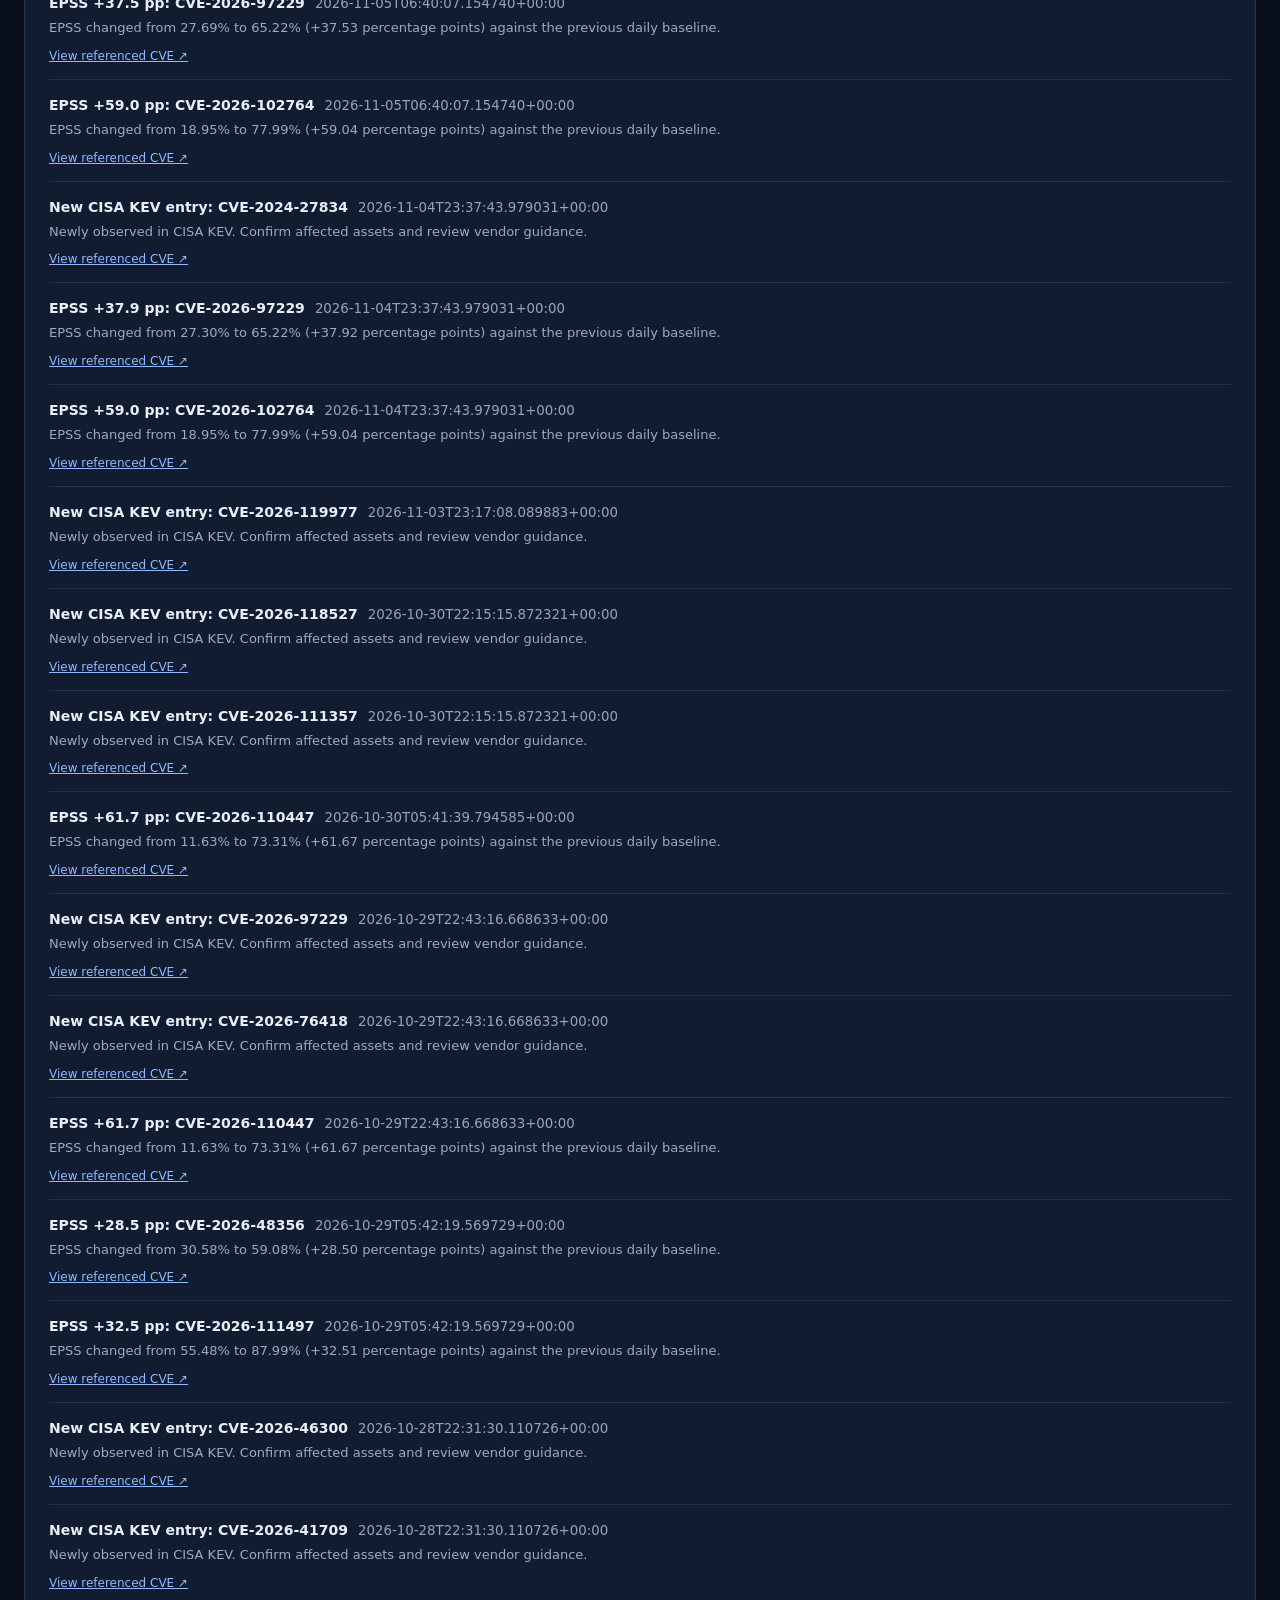
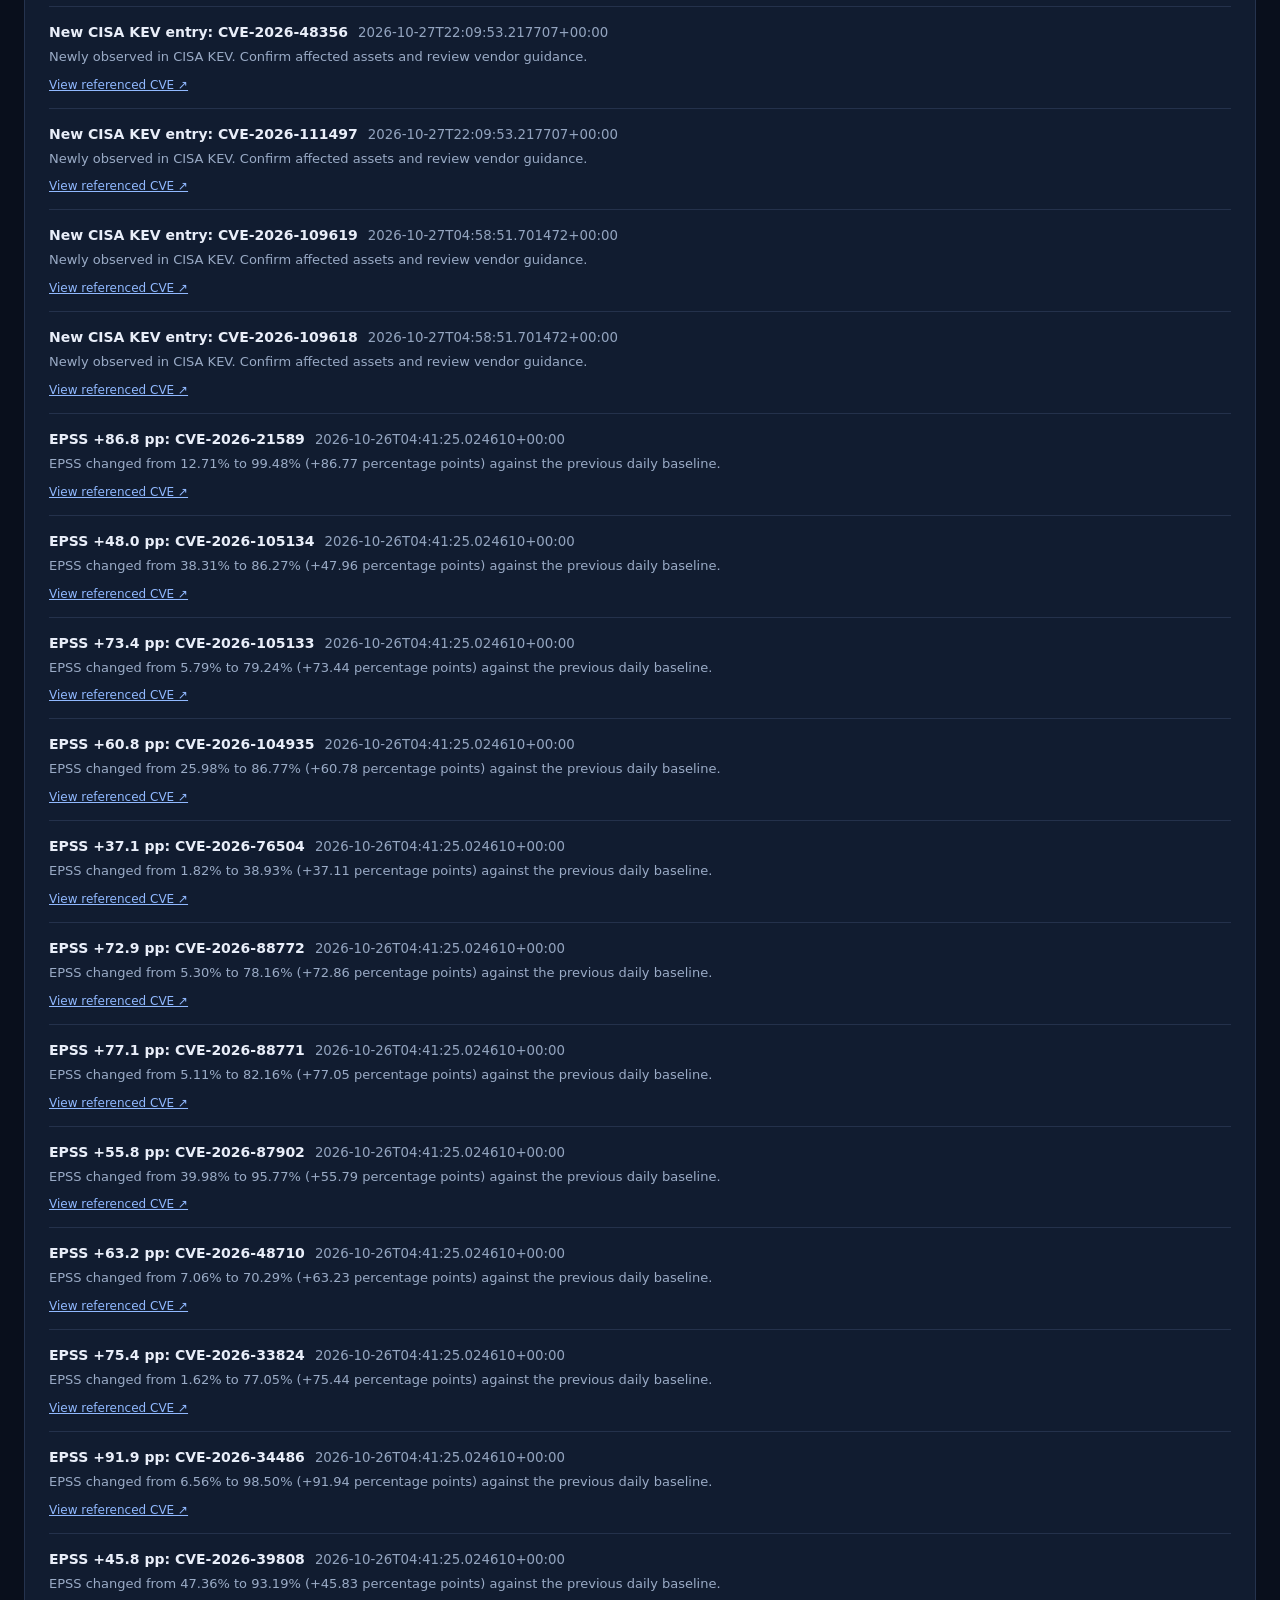
<file: alerts.html>
<!doctype html><html lang="en"><head><meta charset="utf-8"><meta name="viewport" content="width=device-width,initial-scale=1"><title>ZeroDay Radar — Alert History</title><link rel="stylesheet" href="style.css"><link rel="alternate" type="application/rss+xml" href="feed.xml"></head><body><header><div class="brand"><span class="brand-icon">◈</span><div><strong>ZeroDay Radar</strong><small>THREAT ALERTS</small></div></div><a href="./">← Dashboard</a></header><main><section class="intro"><div><div class="eyebrow">INTELLIGENCE / ACTIVITY</div><h1>Alert history</h1><p>Recent changes detected after the first baseline. Source-linked and deduplicated.</p></div></section><section class="panel"><div class="panel-header"><div><h2>Latest events</h2><p id="status">Loading alert history…</p></div><a class="rss-link" href="feed.xml">Subscribe to RSS ↗</a></div><div id="alerts" class="alert-list"></div></section><section class="footnote"><h3>How to subscribe</h3><p>Copy <a href="feed.xml">feed.xml</a> into your RSS reader. Feed items are only created for new observed KEV entries and EPSS rises of at least 25 percentage points. PoC and vendor remediation alerts are not yet enabled.</p></section></main><script src="alerts.js" defer></script></body></html>
</file>
<file: style.css>
:root{color-scheme:dark;font-family:Inter,ui-sans-serif,system-ui,-apple-system,Segoe UI,sans-serif;background:#090f1c;color:#e9eef9}*{box-sizing:border-box}body{margin:0}a{color:#91b9ff}header{height:78px;border-bottom:1px solid #25314a;display:flex;align-items:center;justify-content:space-between;padding:0 max(24px,calc((100vw - 1350px)/2));background:#0d1627}.brand{display:flex;align-items:center;gap:12px}.brand-icon{font-size:36px;color:#7d9fff}.brand strong{display:block;font-size:19px}.brand small{display:block;color:#8796b2;font-size:10px;letter-spacing:2px}.top-right{display:flex;gap:22px;align-items:center;font-size:12px}.status{color:#8fb9d0}main{max-width:1398px;margin:auto;padding:34px 24px 60px}.intro{display:flex;justify-content:space-between;gap:24px;align-items:end;margin-bottom:30px}.eyebrow{color:#8eabf9;font-size:11px;letter-spacing:2px;font-weight:700}h1{font-size:clamp(27px,4vw,39px);margin:12px 0}p{color:#9aabc6;line-height:1.6;margin:6px 0}.stamp{text-align:right;color:#93a4bf;font-size:12px;min-width:160px}.stamp strong{display:block;color:#e3eafb;margin-top:8px}.metrics{display:grid;grid-template-columns:repeat(4,1fr);gap:16px;margin-bottom:24px}.metrics article,.panel,.footnote{background:#111c30;border:1px solid #25334e;border-radius:12px}.metrics article{padding:22px}.metrics span,.metrics small{display:block;color:#94a5c0;font-size:13px}.metrics strong{display:block;font-size:34px;margin:11px 0;color:#f2f5ff}.metrics small{font-size:11px}.panel{overflow:hidden}.panel-header{padding:24px;display:flex;justify-content:space-between;gap:20px;align-items:center}h2{margin:0;font-size:19px}.panel-header p{font-size:12px}.filters{display:flex;gap:9px;flex-wrap:wrap}input,select,button{background:#0c1525;color:#e5ecf8;border:1px solid #334563;border-radius:7px;padding:11px;font:inherit;font-size:13px}input{min-width:245px}input:focus,select:focus,button:focus{outline:2px solid #8eaaff;outline-offset:2px}button:not(:disabled){cursor:pointer}button:disabled{opacity:.4}.table-wrap{overflow:auto}table{border-collapse:collapse;width:100%;min-width:940px;text-align:left}th{background:#16243a;color:#a2b3ce;font-size:11px;letter-spacing:.5px;text-transform:uppercase}th,td{padding:16px 18px;border-bottom:1px solid #24314b}td{font-size:13px;color:#d1dced;vertical-align:top}td small{display:block;color:#8f9fba;margin-top:6px;line-height:1.45;max-width:410px}.cve{font-weight:700;color:#a5c4ff}.pill{display:inline-block;border-radius:5px;padding:5px 9px;font-size:11px;font-weight:700}.Critical{background:#50212b;color:#ff9a9a}.High{background:#503923;color:#ffcf8b}.Elevated{background:#223f52;color:#9bd8f5}.pagination{display:flex;justify-content:flex-end;align-items:center;gap:14px;padding:18px}.pagination span{font-size:12px;color:#9baac4}.footnote{padding:22px;margin-top:24px}.footnote h3{margin-top:0}.footnote p{font-size:13px}#error{padding:15px;border:1px solid #ae5b61;border-radius:8px;background:#3b202a;color:#ffd3d5;margin-bottom:18px}.sr-only{position:absolute;width:1px;height:1px;padding:0;margin:-1px;overflow:hidden;clip:rect(0,0,0,0);white-space:nowrap;border:0}@media(max-width:850px){.metrics{grid-template-columns:repeat(2,1fr)}.panel-header,.intro{align-items:stretch;flex-direction:column}.stamp{text-align:left}.top-right a{display:none}}@media(max-width:500px){.metrics{grid-template-columns:1fr 1fr;gap:8px}.metrics article{padding:13px}.metrics strong{font-size:26px}.filters input,.filters select{width:100%}.top-right{font-size:10px}}

.alert-panel{margin-bottom:24px}.rss-link{white-space:nowrap;font-size:13px}.alert-list{padding:0 24px 18px}.alert-list>p{padding:8px 0}.alert-entry{padding:15px 0;border-top:1px solid #24314b}.alert-entry strong{font-size:14px}.alert-entry small{margin-left:10px;color:#93a4bf}.alert-entry p{font-size:13px}.alert-entry a{font-size:12px}

.update-panel{margin-bottom:24px}.source-grid{display:grid;grid-template-columns:repeat(4,minmax(0,1fr));gap:12px;padding:0 24px 24px}.health-card{padding:16px;background:#0c1525;border:1px solid #334563;border-radius:9px}.health-card strong{font-size:13px}.health-card p{font-weight:700;margin:8px 0}.health-card small{color:#93a4bf}.pad-note{padding:0 24px 12px}@media(max-width:850px){.source-grid{grid-template-columns:repeat(2,minmax(0,1fr))}}@media(max-width:500px){.source-grid{grid-template-columns:1fr}}

/* v0.4: section navigation and actionable priority view */
html{scroll-behavior:smooth;scroll-padding-top:85px}.jump-nav{position:sticky;top:0;z-index:10;display:flex;gap:12px;align-items:center;flex-wrap:wrap;padding:13px 16px;background:#15233a;border:1px solid #344767;border-radius:10px;margin-bottom:22px;box-shadow:0 10px 22px #0005}.jump-nav strong{font-size:12px;color:#d5e2ff}.jump-nav a{font-size:12px;white-space:nowrap;padding:5px 7px;text-decoration:none;border-radius:5px}.jump-nav a:hover,.jump-nav a:focus{background:#263e65;text-decoration:underline}.priority-panel{margin-bottom:24px}.priority-cards{display:grid;grid-template-columns:repeat(2,minmax(0,1fr));gap:12px;padding:0 24px}.priority-card{padding:17px;border:1px solid #34435b;background:#0b1729;border-radius:10px}.priority-top{display:flex;align-items:center;justify-content:space-between;gap:10px}.priority-card p{font-size:12px}.priority-card summary{cursor:pointer;color:#aac8ff;font-size:13px;padding:9px 0}.priority-card ul{font-size:12px;line-height:1.7;color:#d1dced}.priority-card h4{font-size:12px;margin:14px 0 4px}.priority-card a{font-size:12px}.emerging-filters{padding:0 24px 12px}#emerging-status{font-size:12px}@media(max-width:850px){.priority-cards{grid-template-columns:1fr}.jump-nav{top:0}.priority-panel .filters{width:100%}}
</file>
